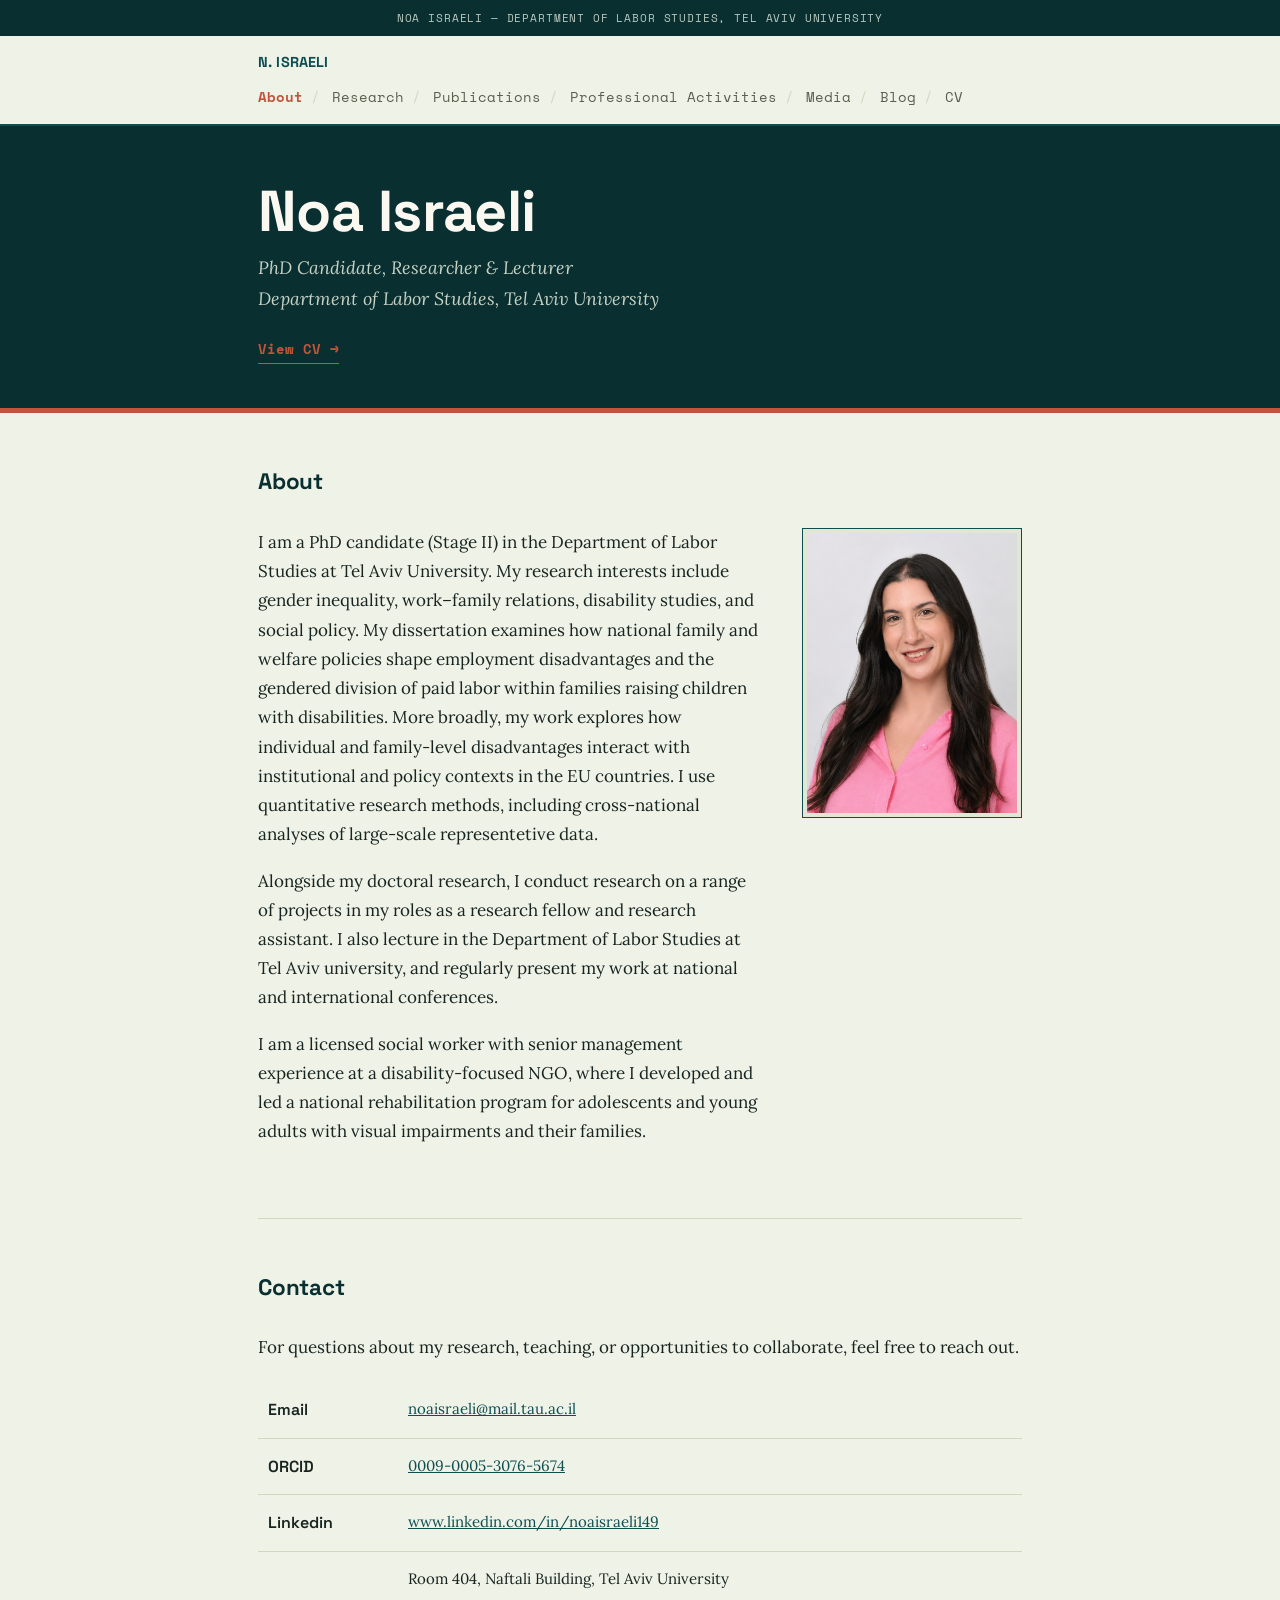
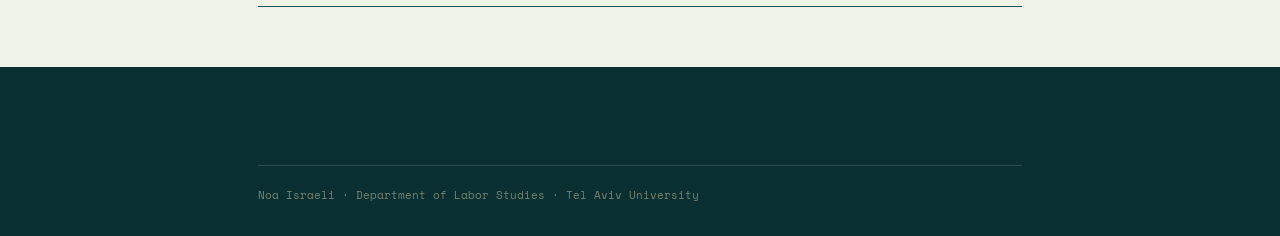
<file: index.html>
<!DOCTYPE html>
<html lang="en">
<head>
<meta charset="UTF-8">
<meta name="viewport" content="width=device-width, initial-scale=1.0">
<title>Noa Israeli — Department of Labor Studies, Tel Aviv University</title>
<meta name="description" content="Noa Israeli — PhD Candidate, Department of Labor Studies, Tel Aviv University.">
<link rel="preconnect" href="https://fonts.googleapis.com">
<link rel="preconnect" href="https://fonts.gstatic.com" crossorigin>
<link href="https://fonts.googleapis.com/css2?family=Space+Grotesk:wght@500;600;700&family=Lora:ital,wght@0,400;0,500;0,600;1,400;1,500&family=Space+Mono:wght@400;700&display=swap" rel="stylesheet">
<link rel="stylesheet" href="style.css">
<link rel="canonical" href="https://noa-israeli.com/">
<script type="application/ld+json">
{
  "@context": "https://schema.org",
  "@type": "Person",
  "name": "Noa Israeli",
  "url": "https://noa-israeli.com/",
  "image": "https://noa-israeli.com/noa.png",
  "jobTitle": "PhD Candidate",
  "affiliation": {
    "@type": "CollegeOrUniversity",
    "name": "Tel Aviv University",
    "department": { "@type": "Organization", "name": "Department of Labor Studies" }
  },
  "knowsAbout": ["Labor Studies", "Gender inequality", "Family and work", "Disability", "Quantitative survey research"],
  "sameAs": [
    "https://www.linkedin.com/in/noaisraeli149",
    "https://orcid.org/0009-0005-3076-5674",
    "https://scholar.google.com/citations?user=uD9hrBYAAAAJ"
  ]
}
</script>
</head>
<body>

<div class="masthead">Noa Israeli — Department of Labor Studies, Tel Aviv University</div>

<header>
  <div class="nav-inner">
    <a class="brand" href="/">N. ISRAELI</a>
    <button class="nav-toggle" id="navToggle" aria-label="Menu">☰</button>
    <nav>
      <ul id="navList">
        <li><a href="/" class="active">About</a></li>
        <li><a href="research.html">Research</a></li>
        <li><a href="publications.html">Publications</a></li>
        <li><a href="professional.html">Professional Activities</a></li>
        <li><a href="media.html">Media</a></li>
        <li><a href="blog.html">Blog</a></li><li><a href="cv.html">CV</a></li>
      </ul>
    </nav>
  </div>
</header>

<div class="hero-band">
  <div class="titleblock">
    <h1>Noa Israeli</h1>
    <p class="subtitle">PhD Candidate, Researcher &amp; Lecturer<br>Department of Labor Studies, Tel Aviv University</p>
    <div class="hero-links">
      <a href="cv.html" class="cv">View CV →</a>
    </div>
  </div>
</div>

<main>

  <section id="about">
    <div class="sec-head"><span class="sec-num mono">§1</span><h2>About</h2></div>
    <div class="about-grid">
      <div>
        <p>
          I am a PhD candidate (Stage&nbsp;II) in the Department of Labor
          Studies at Tel Aviv University. My research interests include gender
          inequality, work&#8211;family relations, disability studies, and social
          policy. My dissertation examines how national family and welfare policies shape employment
          disadvantages and the gendered division of paid labor within families
          raising children with disabilities. More broadly, my work explores how individual and family-level 
          disadvantages interact with institutional and policy contexts in the EU countries. 
          I use quantitative research methods, including cross-national analyses of large-scale representetive data. 
        </p>
        <p>
          Alongside my doctoral research, I conduct research on a range of projects
          in my roles as a research fellow and research assistant. 
          I also lecture in the Department of Labor Studies at Tel Aviv university, 
          and regularly present my work at national and international conferences.
        </p>
        <p>
          I am a licensed social worker with senior management experience at a 
          disability&#8209;focused NGO, where I developed and led a national rehabilitation 
          program for adolescents and young adults with visual impairments and their families.
        </p>
        </p>
      </div>
      <div>
        <div class="figure">
          <img src="noa.png" alt="Noa Israeli">
        </div>
      </div>
    </div>
  </section>

  <section id="contact">
    <div class="sec-head"><span class="sec-num mono">§2</span><h2>Contact</h2></div>
    <p>For questions about my research, teaching, or opportunities to collaborate, feel free to reach out.</p>
    <table style="margin-top:20px;">
      <tbody>
        <tr>
          <td class="row-title" style="width:140px;">Email</td>
          <td><a href="mailto:noaisraeli@mail.tau.ac.il">noaisraeli@mail.tau.ac.il</a></td>
        </tr>
        <tr>
          <td class="row-title">ORCID</td>
          <td><a href="https://orcid.org/0009-0005-3076-5674" target="_blank" rel="noopener">0009-0005-3076-5674</a></td>
        </tr>
        <tr>
          <td class="row-title">Linkedin</td>
          <td><a href="https://www.linkedin.com/in/noaisraeli149" target="_blank" rel="noopener">www.linkedin.com/in/noaisraeli149</a></td>
        </tr>
        <tr>
          <td class="row-title"></td>
          <td>Room 404, Naftali Building, Tel Aviv University</td>
        </tr>
      </tbody>
    </table>
  </section>

</main>

<footer>
  <div class="inner">
    <div class="colophon">Noa Israeli · Department of Labor Studies · Tel Aviv University </div>
  </div>
</footer>

<script>
  const toggle = document.getElementById('navToggle');
  const list = document.getElementById('navList');
  toggle.addEventListener('click', () => list.classList.toggle('open'));
  list.querySelectorAll('a').forEach(a => a.addEventListener('click', () => list.classList.remove('open')));
</script>

</body>
</html>
</file>
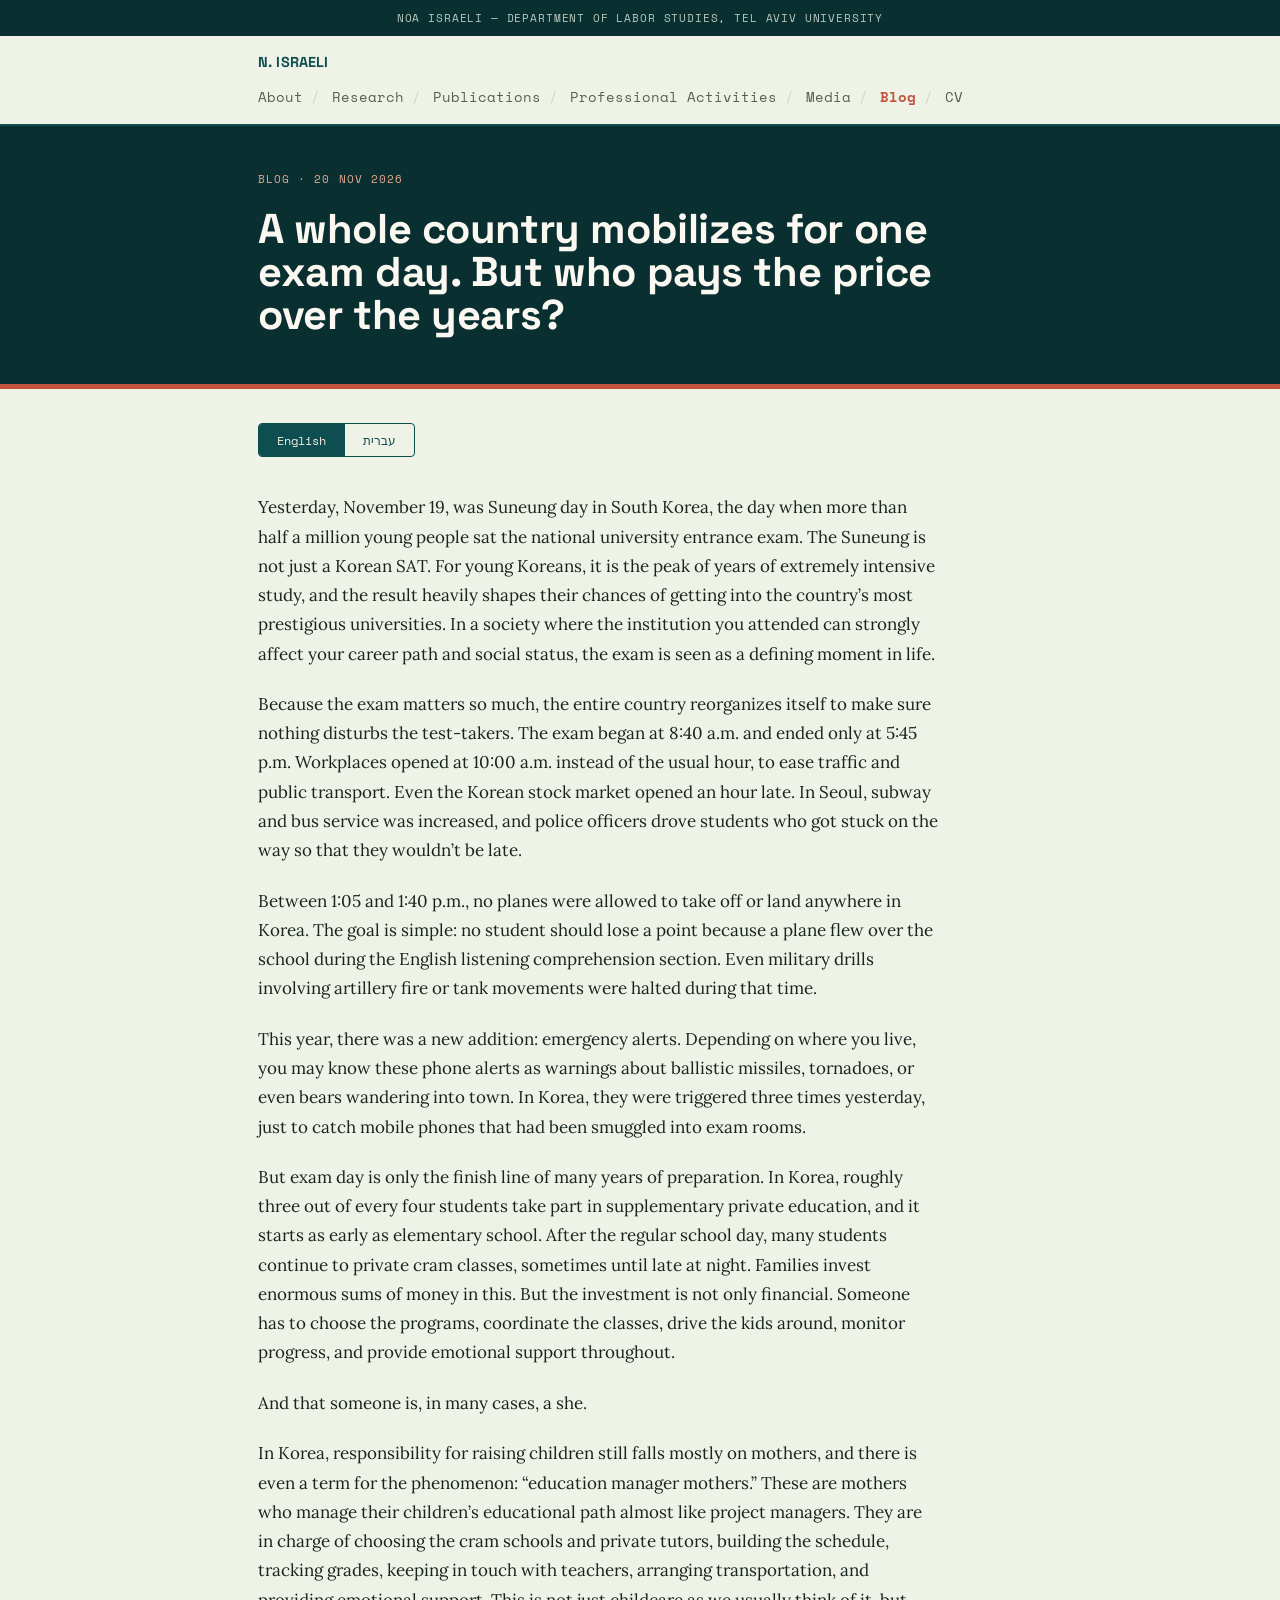
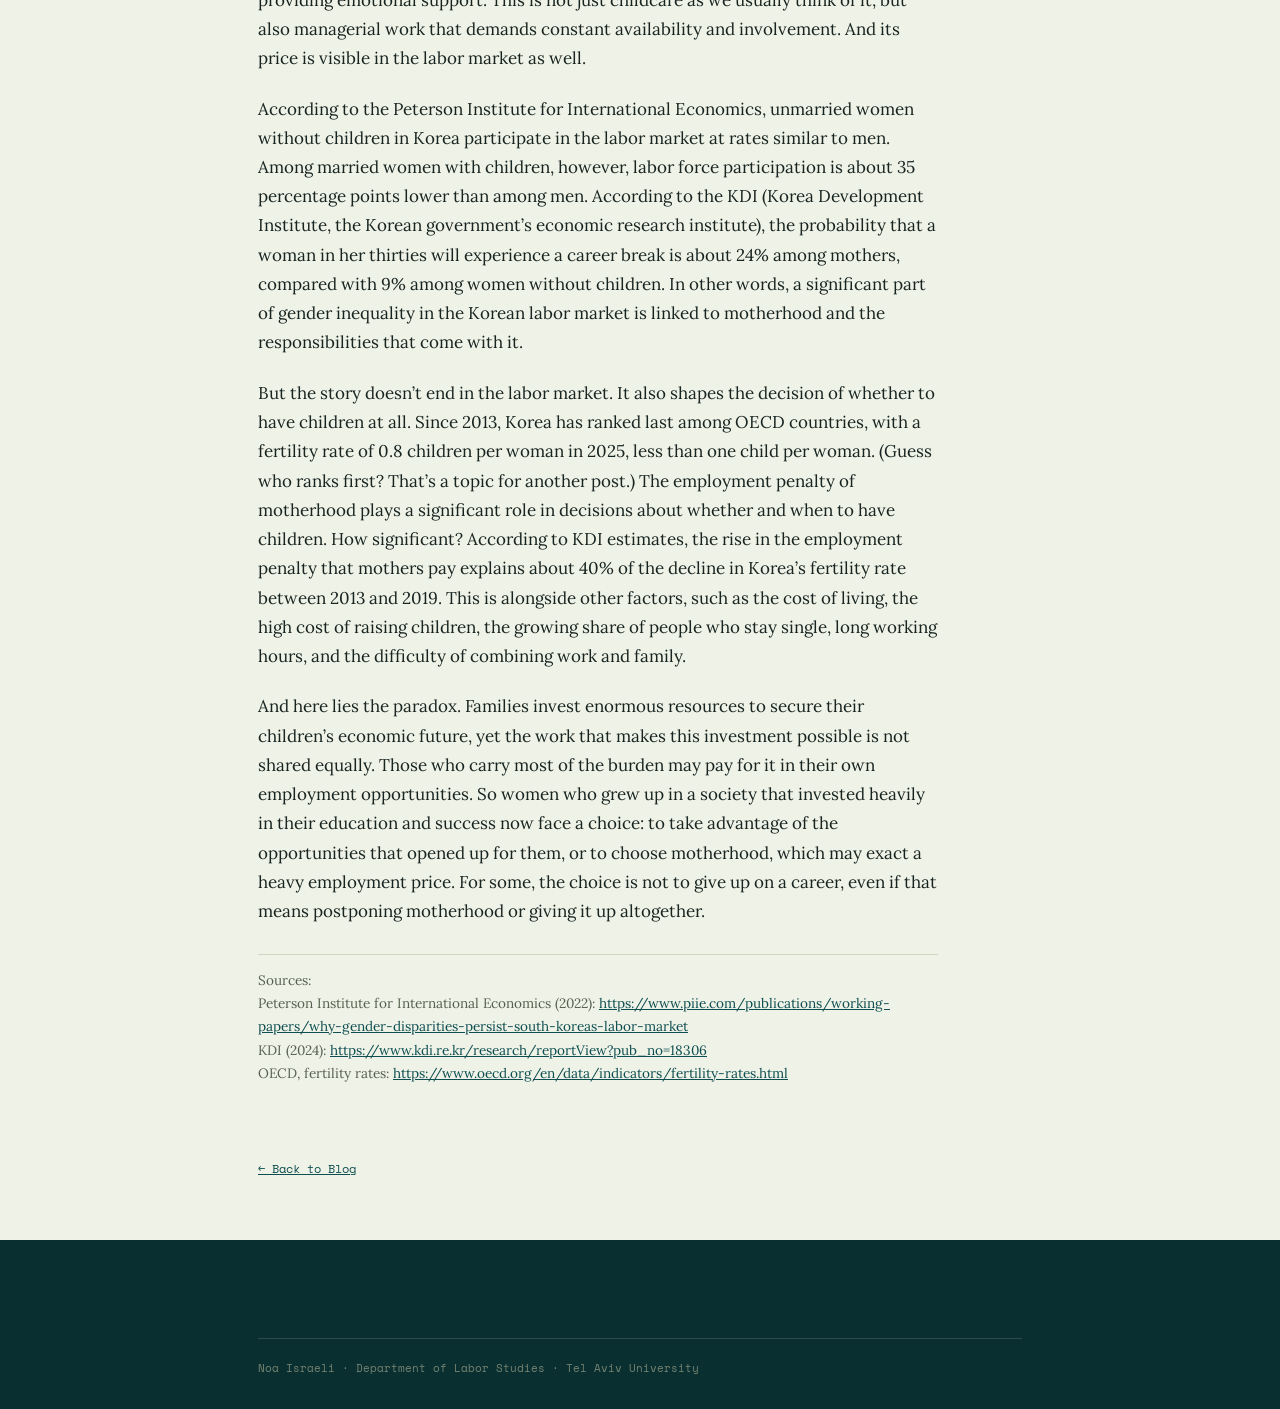
<file: blog-suneung.html>
<!DOCTYPE html>
<html lang="en">
<head>
<meta charset="UTF-8">
<meta name="viewport" content="width=device-width, initial-scale=1.0">
<title>Noa Israeli — Blog: Suneung and Korean mothers</title>
<meta name="description" content="South Korea stops planes and delays offices for one exam day. Behind it lies years of unpaid work by mothers, and a price paid in careers and fertility.">
<link rel="preconnect" href="https://fonts.googleapis.com">
<link rel="preconnect" href="https://fonts.gstatic.com" crossorigin>
<link href="https://fonts.googleapis.com/css2?family=Space+Grotesk:wght@500;600;700&family=Lora:ital,wght@0,400;0,500;0,600;1,400;1,500&family=Space+Mono:wght@400;700&family=Heebo:wght@400;500;700&family=Frank+Ruhl+Libre:wght@400;500;700&display=swap" rel="stylesheet">
<link rel="stylesheet" href="style.css">
<link rel="stylesheet" href="blog.css">
<link rel="canonical" href="https://noa-israeli.com/blog-suneung.html">
</head>
<body>

<div class="masthead">Noa Israeli — Department of Labor Studies, Tel Aviv University</div>

<header>
  <div class="nav-inner">
    <a class="brand" href="/">N. ISRAELI</a>
    <button class="nav-toggle" id="navToggle" aria-label="Menu">☰</button>
    <nav>
      <ul id="navList">
        <li><a href="/">About</a></li>
        <li><a href="research.html">Research</a></li>
        <li><a href="publications.html">Publications</a></li>
        <li><a href="professional.html">Professional Activities</a></li>
        <li><a href="media.html">Media</a></li>
        <li><a href="blog.html" class="active">Blog</a></li>
        <li><a href="cv.html">CV</a></li>
      </ul>
    </nav>
  </div>
</header>

<div class="hero-band">
  <div class="titleblock compact">
    <div class="kicker mono">Blog · 20 Nov 2026</div>

    <!-- Title: English and Hebrew (the language switch shows one at a time) -->
    <h1 class="page-title" data-lang="en" lang="en">A whole country mobilizes for one exam day. But who pays the price over the years?</h1>
    <h1 class="page-title" data-lang="he" lang="he" dir="rtl" hidden>מדינה שלמה מתגייסת ליום בחינה אחד. אבל מי משלמות את המחיר לאורך שנים?</h1>
  </div>
</div>

<main>

  <div class="lang-switch" role="group" aria-label="Language">
    <button type="button" data-set="en" aria-pressed="true">English</button>
    <button type="button" data-set="he" aria-pressed="false">עברית</button>
  </div>

  <!-- ================= ENGLISH VERSION ================= -->
  <article class="post-body" data-lang="en" lang="en">
    <p>Yesterday, November 19, was Suneung day in South Korea, the day when more than half a million young people sat the national university entrance exam. The Suneung is not just a Korean SAT. For young Koreans, it is the peak of years of extremely intensive study, and the result heavily shapes their chances of getting into the country’s most prestigious universities. In a society where the institution you attended can strongly affect your career path and social status, the exam is seen as a defining moment in life.</p>
    <p>Because the exam matters so much, the entire country reorganizes itself to make sure nothing disturbs the test-takers. The exam began at 8:40 a.m. and ended only at 5:45 p.m. Workplaces opened at 10:00 a.m. instead of the usual hour, to ease traffic and public transport. Even the Korean stock market opened an hour late. In Seoul, subway and bus service was increased, and police officers drove students who got stuck on the way so that they wouldn’t be late.</p>
    <p>Between 1:05 and 1:40 p.m., no planes were allowed to take off or land anywhere in Korea. The goal is simple: no student should lose a point because a plane flew over the school during the English listening comprehension section. Even military drills involving artillery fire or tank movements were halted during that time.</p>
    <p>This year, there was a new addition: emergency alerts. Depending on where you live, you may know these phone alerts as warnings about ballistic missiles, tornadoes, or even bears wandering into town. In Korea, they were triggered three times yesterday, just to catch mobile phones that had been smuggled into exam rooms.</p>
    <p>But exam day is only the finish line of many years of preparation. In Korea, roughly three out of every four students take part in supplementary private education, and it starts as early as elementary school. After the regular school day, many students continue to private cram classes, sometimes until late at night. Families invest enormous sums of money in this. But the investment is not only financial. Someone has to choose the programs, coordinate the classes, drive the kids around, monitor progress, and provide emotional support throughout.</p>
    <p>And that someone is, in many cases, a she.</p>
    <p>In Korea, responsibility for raising children still falls mostly on mothers, and there is even a term for the phenomenon: “education manager mothers.” These are mothers who manage their children’s educational path almost like project managers. They are in charge of choosing the cram schools and private tutors, building the schedule, tracking grades, keeping in touch with teachers, arranging transportation, and providing emotional support. This is not just childcare as we usually think of it, but also managerial work that demands constant availability and involvement. And its price is visible in the labor market as well.</p>
    <p>According to the Peterson Institute for International Economics, unmarried women without children in Korea participate in the labor market at rates similar to men. Among married women with children, however, labor force participation is about 35 percentage points lower than among men. According to the KDI (Korea Development Institute, the Korean government’s economic research institute), the probability that a woman in her thirties will experience a career break is about 24% among mothers, compared with 9% among women without children. In other words, a significant part of gender inequality in the Korean labor market is linked to motherhood and the responsibilities that come with it.</p>
    <p>But the story doesn’t end in the labor market. It also shapes the decision of whether to have children at all. Since 2013, Korea has ranked last among OECD countries, with a fertility rate of 0.8 children per woman in 2025, less than one child per woman. (Guess who ranks first? That’s a topic for another post.) The employment penalty of motherhood plays a significant role in decisions about whether and when to have children. How significant? According to KDI estimates, the rise in the employment penalty that mothers pay explains about 40% of the decline in Korea’s fertility rate between 2013 and 2019. This is alongside other factors, such as the cost of living, the high cost of raising children, the growing share of people who stay single, long working hours, and the difficulty of combining work and family.</p>
    <p>And here lies the paradox. Families invest enormous resources to secure their children’s economic future, yet the work that makes this investment possible is not shared equally. Those who carry most of the burden may pay for it in their own employment opportunities. So women who grew up in a society that invested heavily in their education and success now face a choice: to take advantage of the opportunities that opened up for them, or to choose motherhood, which may exact a heavy employment price. For some, the choice is not to give up on a career, even if that means postponing motherhood or giving it up altogether.</p>
    <p class="sources">Sources:<br>
      Peterson Institute for International Economics (2022): <a href="https://www.piie.com/publications/working-papers/why-gender-disparities-persist-south-koreas-labor-market" rel="noopener">https://www.piie.com/publications/working-papers/why-gender-disparities-persist-south-koreas-labor-market</a><br>
      KDI (2024): <a href="https://www.kdi.re.kr/research/reportView?pub_no=18306" rel="noopener">https://www.kdi.re.kr/research/reportView?pub_no=18306</a><br>
      OECD, fertility rates: <a href="https://www.oecd.org/en/data/indicators/fertility-rates.html" rel="noopener">https://www.oecd.org/en/data/indicators/fertility-rates.html</a></p>
  </article>

  <!-- ================= HEBREW VERSION ================= -->
  <article class="post-body" data-lang="he" lang="he" dir="rtl" hidden>
    <p>אתמול, 19 בנובמבר, היה יום ה-Suneung בקוריאה, היום שבו יותר מחצי מיליון צעירים ניגשו לבחינת הכניסה הארצית לאוניברסיטאות. ה-Suneung הוא לא סתם פסיכומטרי קוריאני. עבור צעירים קוריאנים זו נקודת השיא של שנים של לימודים אינטנסיביים מאוד, והתוצאה משפיעה מאוד על האפשרות להתקבל לאוניברסיטאות היוקרתיות ביותר. בחברה שבה המוסד שבו למדת יכול להשפיע משמעותית על מסלול הקריירה ועל המעמד החברתי, הבחינה נתפסת כאירוע מכריע בחיים.</p>
    <p>בגלל החשיבות העצומה של המבחן, כל המדינה מתארגנת כדי לא להפריע לנבחנים. הבחינה התחילה ב-8:40 והסתיימה רק ב-17:45. מקומות עבודה התחילו אתמול ב-10:00 במקום בשעה הרגילה, כדי להפחית עומסים בדרכים ובתחבורה הציבורית. אפילו הבורסה הקוריאנית נפתחה שעה מאוחר יותר. בסיאול תוגברו הרכבת התחתית והאוטובוסים, ושוטרים הסיעו תלמידים שנתקעו בדרך כדי שלא יאחרו לבחינה.</p>
    <p>בין 13:05 ל-13:40 לא הותרו המראות ונחיתות בכל קוריאה. המטרה פשוטה: שאף תלמיד לא יאבד נקודה כי מטוס עבר מעל בית הספר בדיוק בזמן בחינת הבנת הנשמע באנגלית. אפילו תרגילים צבאיים שכללו ירי ארטילרי או תנועת טנקים נעצרו בזמן הזה.</p>
    <p>והשנה נוסף חידוש. זוכרים את התראות החירום מקפיצות הלב שהשתלטו לנו על הטלפונים במלחמה עם איראן? אתמול הן הופעלו 3 פעמים בקוריאה, וזה רק כדי לתפוס מכשירי טלפון שהוברחו לחדרי הבחינות.</p>
    <p>אבל יום הבחינה הוא רק קו הסיום של שנים ארוכות של הכנה. בקוריאה, כשלושה מכל ארבעה תלמידים משתתפים במסגרות חינוך פרטיות משלימות, וזה מתחיל כבר בבית הספר היסודי. לצד יום הלימודים הרגיל, תלמידים רבים ממשיכים לשיעורי תגבור, לעתים עד שעות הלילה המאוחרות. משפחות משקיעות בכך סכומי כסף עצומים, אבל ההשקעה לא מסתכמת בכסף. מישהו צריך לבחור את המסגרות, לתאם את השיעורים, להסיע, לעקוב אחר ההתקדמות ולספק תמיכה רגשית לאורך כל הדרך.</p>
    <p>והמישהו הזה הוא, במקרים רבים, מישהי.</p>
    <p>בקוריאה, האחריות לגידול הילדים עדיין מוטלת על אימהות, ויש אפילו מונח לתופעה: "education manager mothers". אלה אימהות שמנהלות את המסלול החינוכי של ילדיהן כמעט כמו מנהלות פרויקט. הן אחראיות על בחירת מכוני הלימוד והמורים הפרטיים, על בניית לוח הזמנים, על מעקב אחר הציונים, על הקשר עם המורים, על ההסעות ועל התמיכה הרגשית. זו לא רק עבודת טיפול בילדים כמו שאנחנו מכירים אותה, אלא גם עבודה ניהולית שמחייבת זמינות ומעורבות תמידית. והמחיר שלה ניכר גם בשוק העבודה.</p>
    <p>לפי מכון פיטרסון לכלכלה בינלאומית, בקוריאה נשים לא נשואות בלי ילדים משתתפות בשוק העבודה בשיעורים דומים לגברים. לעומת זאת, אצל נשים נשואות עם ילדים, שיעור ההשתתפות בשוק העבודה נמוך מזה של גברים בכ-35 נקודות אחוז. לפי ה-KDI, מכון מחקר כלכלי של הממשלה הקוריאנית, הסיכוי של נשים בשנות ה-30 לחייהן לחוות הפסקת קריירה עומד על כ-24% אצל אימהות, לעומת 9% אצל נשים בלי ילדים. במילים אחרות, חלק משמעותי מאי-השוויון המגדרי בשוק העבודה הקוריאני קשור לאימהות ולאחריות שמגיעה איתה.</p>
    <p>אבל הסיפור לא מסתיים בשוק העבודה. הוא חוזר ומשפיע גם על ההחלטה אם להביא ילדים לעולם. מאז 2013, קוריאה נמצאת במקום האחרון מבין מדינות ה-OECD, עם שיעור פריון של 0.8 ילדים לאישה ב-2025, כלומר פחות מילד אחד לאישה (נחשו מי נמצאת במקום הראשון? אבל זה כבר לפוסט אחר). המחיר התעסוקתי של האימהות משחק תפקיד משמעותי בהחלטה אם ומתי להביא ילדים. עד כמה משמעותי? לפי הערכת ה-KDI העלייה במחיר התעסוקתי שמשלמות אימהות מסבירה כ-40% מהירידה בשיעורי הפריון בקוריאה בין 2013 ל-2019. זה קורה לצד גורמים נוספים, כמו יוקר המחיה, העלות הגבוהה של גידול ילדים, העלייה בשיעור הרווקים, שעות העבודה הארוכות והקושי לשלב עבודה ומשפחה.</p>
    <p>וכאן טמון הפרדוקס. משפחות משקיעות משאבים עצומים כדי להבטיח את העתיד התעסוקתי של ילדיהן, אבל העבודה שמאפשרת את ההשקעה הזאת לא מתחלקת באופן שווה. מי שנושאות בעיקר הנטל עלולות לשלם על כך בהזדמנויות התעסוקתיות שלהן עצמן. וכך, נשים שגדלו בחברה שהשקיעה משאבים עצומים בהשכלתן ובהצלחתן ניצבות היום בפני בחירה: לממש את ההזדמנויות שנפתחו בפניהן, או לבחור באימהות שעלולה לגבות מהן מחיר תעסוקתי כבד. עבור חלקן, הבחירה היא לא לוותר על הקריירה, גם אם המשמעות היא לדחות את האימהות או לוותר עליה לגמרי.</p>
    <p class="sources">מקורות:<br>
      מכון פיטרסון (2022): <a href="https://www.piie.com/publications/working-papers/why-gender-disparities-persist-south-koreas-labor-market" rel="noopener">https://www.piie.com/publications/working-papers/why-gender-disparities-persist-south-koreas-labor-market</a><br>
      KDI (2024): <a href="https://www.kdi.re.kr/research/reportView?pub_no=18306" rel="noopener">https://www.kdi.re.kr/research/reportView?pub_no=18306</a><br>
      OECD, שיעורי פריון: <a href="https://www.oecd.org/en/data/indicators/fertility-rates.html" rel="noopener">https://www.oecd.org/en/data/indicators/fertility-rates.html</a></p>
  </article>

  <p class="post-back"><a href="blog.html">← Back to Blog</a></p>

</main>

<footer>
  <div class="inner">
    <div class="colophon">Noa Israeli · Department of Labor Studies · Tel Aviv University </div>
  </div>
</footer>

<script>
  const toggle = document.getElementById('navToggle');
  const list = document.getElementById('navList');
  toggle.addEventListener('click', () => list.classList.toggle('open'));
  list.querySelectorAll('a').forEach(a => a.addEventListener('click', () => list.classList.remove('open')));

  // Language switch: everything with data-lang="en" or "he" is shown/hidden together.
  // A link ending in #he (e.g. blog-suneung.html#he) opens the Hebrew version directly.
  function setLang(lang){
    document.querySelectorAll('[data-lang]').forEach(el => { el.hidden = (el.dataset.lang !== lang); });
    document.querySelectorAll('.lang-switch button').forEach(b => b.setAttribute('aria-pressed', String(b.dataset.set === lang)));
    document.documentElement.lang = lang;
    try { history.replaceState(null, '', lang === 'he' ? '#he' : location.pathname); } catch(e) {}
  }
  document.querySelectorAll('.lang-switch button').forEach(b => b.addEventListener('click', () => setLang(b.dataset.set)));
  setLang(location.hash === '#he' ? 'he' : 'en');
</script>

</body>
</html>
</file>
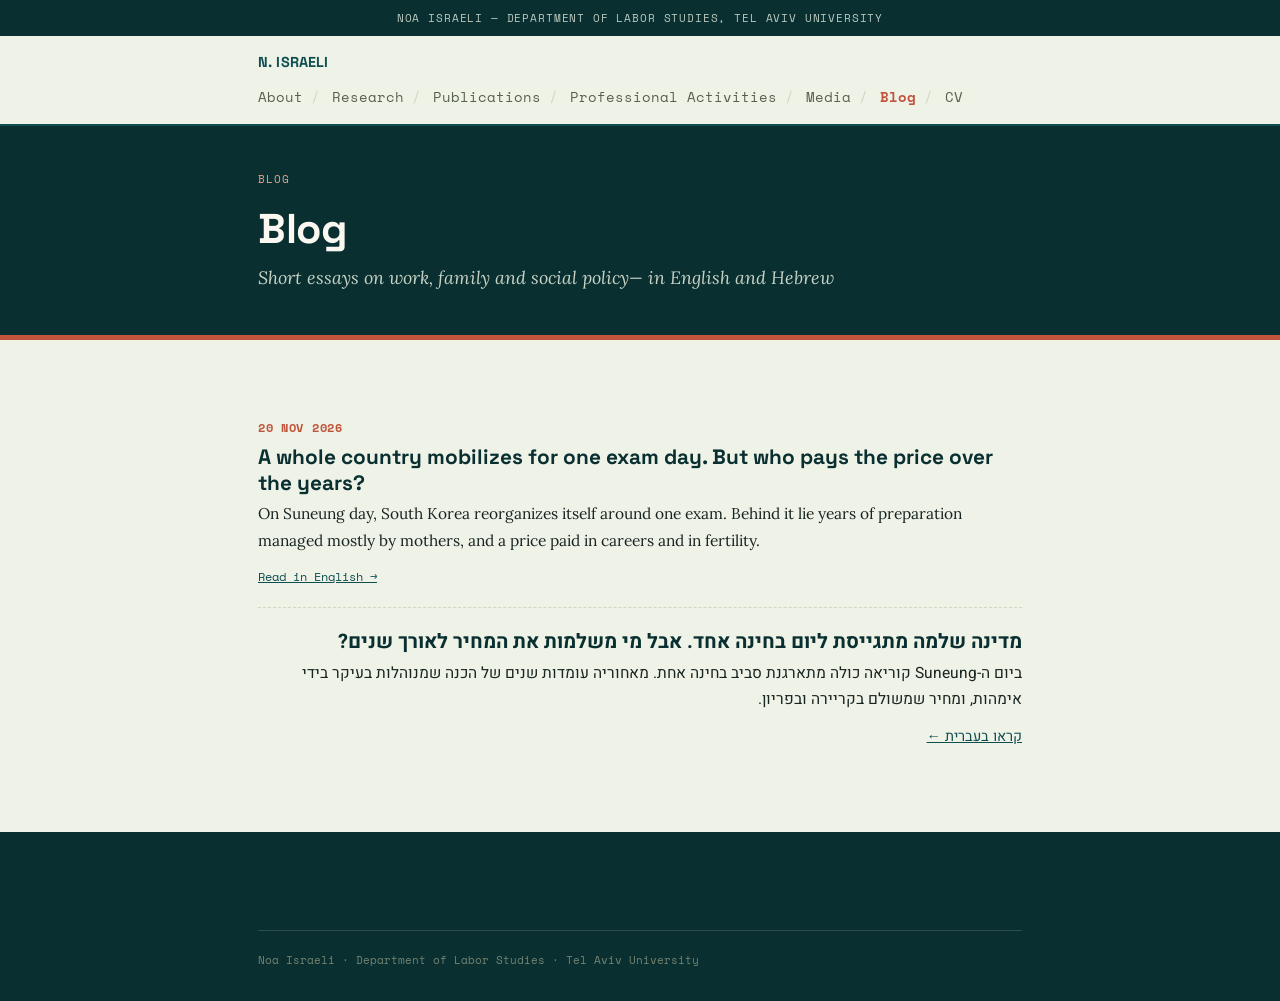
<file: blog.html>
<!DOCTYPE html>
<html lang="en">
<head>
<meta charset="UTF-8">
<meta name="viewport" content="width=device-width, initial-scale=1.0">
<title>Noa Israeli — Blog</title>
<meta name="description" content="Short essays by Noa Israeli on gender, work, family and social policy, in English and Hebrew.">
<link rel="preconnect" href="https://fonts.googleapis.com">
<link rel="preconnect" href="https://fonts.gstatic.com" crossorigin>
<link href="https://fonts.googleapis.com/css2?family=Space+Grotesk:wght@500;600;700&family=Lora:ital,wght@0,400;0,500;0,600;1,400;1,500&family=Space+Mono:wght@400;700&family=Heebo:wght@400;500;700&family=Frank+Ruhl+Libre:wght@400;500;700&display=swap" rel="stylesheet">
<link rel="stylesheet" href="style.css">
<link rel="stylesheet" href="blog.css">
<link rel="canonical" href="https://noa-israeli.com/blog.html">
</head>
<body>

<div class="masthead">Noa Israeli — Department of Labor Studies, Tel Aviv University</div>

<header>
  <div class="nav-inner">
    <a class="brand" href="/">N. ISRAELI</a>
    <button class="nav-toggle" id="navToggle" aria-label="Menu">☰</button>
    <nav>
      <ul id="navList">
        <li><a href="/">About</a></li>
        <li><a href="research.html">Research</a></li>
        <li><a href="publications.html">Publications</a></li>
        <li><a href="professional.html">Professional Activities</a></li>
        <li><a href="media.html">Media</a></li>
        <li><a href="blog.html" class="active">Blog</a></li>
        <li><a href="cv.html">CV</a></li>
      </ul>
    </nav>
  </div>
</header>

<div class="hero-band">
  <div class="titleblock compact">
    <div class="kicker mono">Blog</div>
    <h1 class="page-title">Blog</h1>
    <p class="subtitle">Short essays on work, family and social policy— in English and Hebrew</p>
  </div>
</div>

<main>

  <section id="posts">
    <ul class="post-list">

      <!-- ===== POST ENTRY (copy this whole <li> for each new post; newest goes on top) ===== -->
      <li class="post-item">
        <div class="post-date">20 Nov 2026</div>

        <!-- English -->
        <h3><a href="blog-suneung.html">A whole country mobilizes for one exam day. But who pays the price over the years?</a></h3>
        <p class="post-excerpt">On Suneung day, South Korea reorganizes itself around one exam. Behind it lie years of preparation managed mostly by mothers, and a price paid in careers and in fertility.</p>
        <p class="post-more"><a href="blog-suneung.html">Read in English →</a></p>

        <!-- Hebrew -->
        <div class="post-lang-he" lang="he" dir="rtl">
          <h3><a href="blog-suneung.html#he">מדינה שלמה מתגייסת ליום בחינה אחד. אבל מי משלמות את המחיר לאורך שנים?</a></h3>
          <p class="post-excerpt">ביום ה-Suneung קוריאה כולה מתארגנת סביב בחינה אחת. מאחוריה עומדות שנים של הכנה שמנוהלות בעיקר בידי אימהות, ומחיר שמשולם בקריירה ובפריון.</p>
          <p class="post-more"><a href="blog-suneung.html#he">קראו בעברית ←</a></p>
        </div>
      </li>
      <!-- ===== END POST ENTRY ===== -->

    </ul>
  </section>

</main>

<footer>
  <div class="inner">
    <div class="colophon">Noa Israeli · Department of Labor Studies · Tel Aviv University </div>
  </div>
</footer>

<script>
  const toggle = document.getElementById('navToggle');
  const list = document.getElementById('navList');
  toggle.addEventListener('click', () => list.classList.toggle('open'));
  list.querySelectorAll('a').forEach(a => a.addEventListener('click', () => list.classList.remove('open')));
</script>

</body>
</html>
</file>
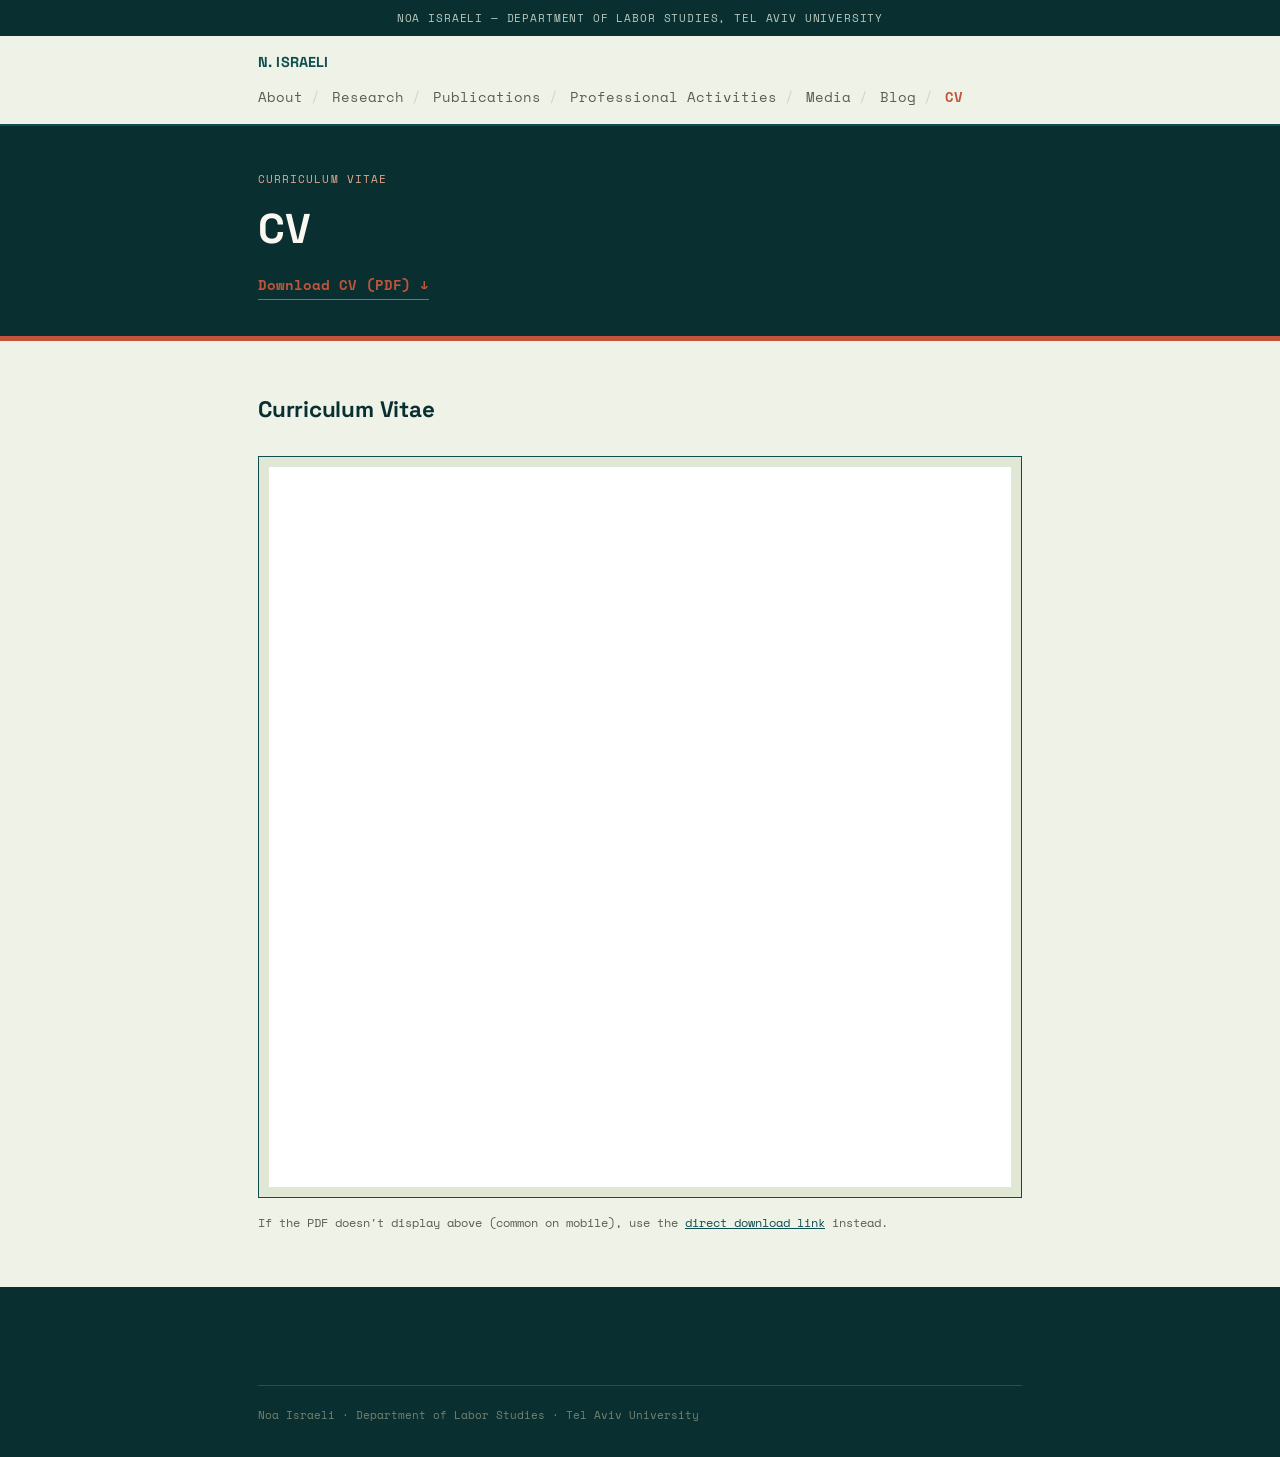
<file: cv.html>
<!DOCTYPE html>
<html lang="en">
<head>
<meta charset="UTF-8">
<meta name="viewport" content="width=device-width, initial-scale=1.0">
<title>Noa Israeli — CV</title>
<meta name="description" content="Curriculum Vitae — Noa Israeli, Department of Labor Studies, Tel Aviv University.">
<link rel="preconnect" href="https://fonts.googleapis.com">
<link rel="preconnect" href="https://fonts.gstatic.com" crossorigin>
<link href="https://fonts.googleapis.com/css2?family=Space+Grotesk:wght@500;600;700&family=Lora:ital,wght@0,400;0,500;0,600;1,400;1,500&family=Space+Mono:wght@400;700&display=swap" rel="stylesheet">
<link rel="stylesheet" href="style.css">
<link rel="canonical" href="https://noa-israeli.com/">
</head>
<body>

<div class="masthead">Noa Israeli — Department of Labor Studies, Tel Aviv University</div>

<header>
  <div class="nav-inner">
    <a class="brand" href="/">N. ISRAELI</a>
    <button class="nav-toggle" id="navToggle" aria-label="Menu">☰</button>
    <nav>
      <ul id="navList">
        <li><a href="/">About</a></li>
        <li><a href="research.html">Research</a></li>
        <li><a href="publications.html">Publications</a></li>
        <li><a href="professional.html">Professional Activities</a></li>
        <li><a href="media.html">Media</a></li>
        <li><a href="blog.html">Blog</a></li><li><a href="cv.html" class="active">CV</a></li>
      </ul>
    </nav>
  </div>
</header>

<div class="hero-band">
  <div class="titleblock compact">
    <div class="kicker mono">Curriculum Vitae</div>
    <h1 class="page-title">CV</h1>
    <div class="hero-links">
      <a href="cv.pdf" target="_blank" rel="noopener" class="cv">Download CV (PDF) ↓</a>
    </div>
  </div>
</div>

<main>

  <section id="cv">
    <div class="sec-head"><span class="sec-num mono">§1</span><h2>Curriculum Vitae</h2></div>
    <div class="cv-embed">
      <iframe src="cv.pdf" title="Noa Israeli — CV"></iframe>
    </div>
    <div class="cv-fallback">
      If the PDF doesn't display above (common on mobile), use the
      <a href="cv.pdf" target="_blank" rel="noopener">direct download link</a> instead.
    </div>
  </section>

</main>

<footer>
  <div class="inner">
    <div class="colophon">Noa Israeli · Department of Labor Studies · Tel Aviv University </div>
  </div>
</footer>

<script>
  const toggle = document.getElementById('navToggle');
  const list = document.getElementById('navList');
  toggle.addEventListener('click', () => list.classList.toggle('open'));
  list.querySelectorAll('a').forEach(a => a.addEventListener('click', () => list.classList.remove('open')));
</script>

</body>
</html>
</file>
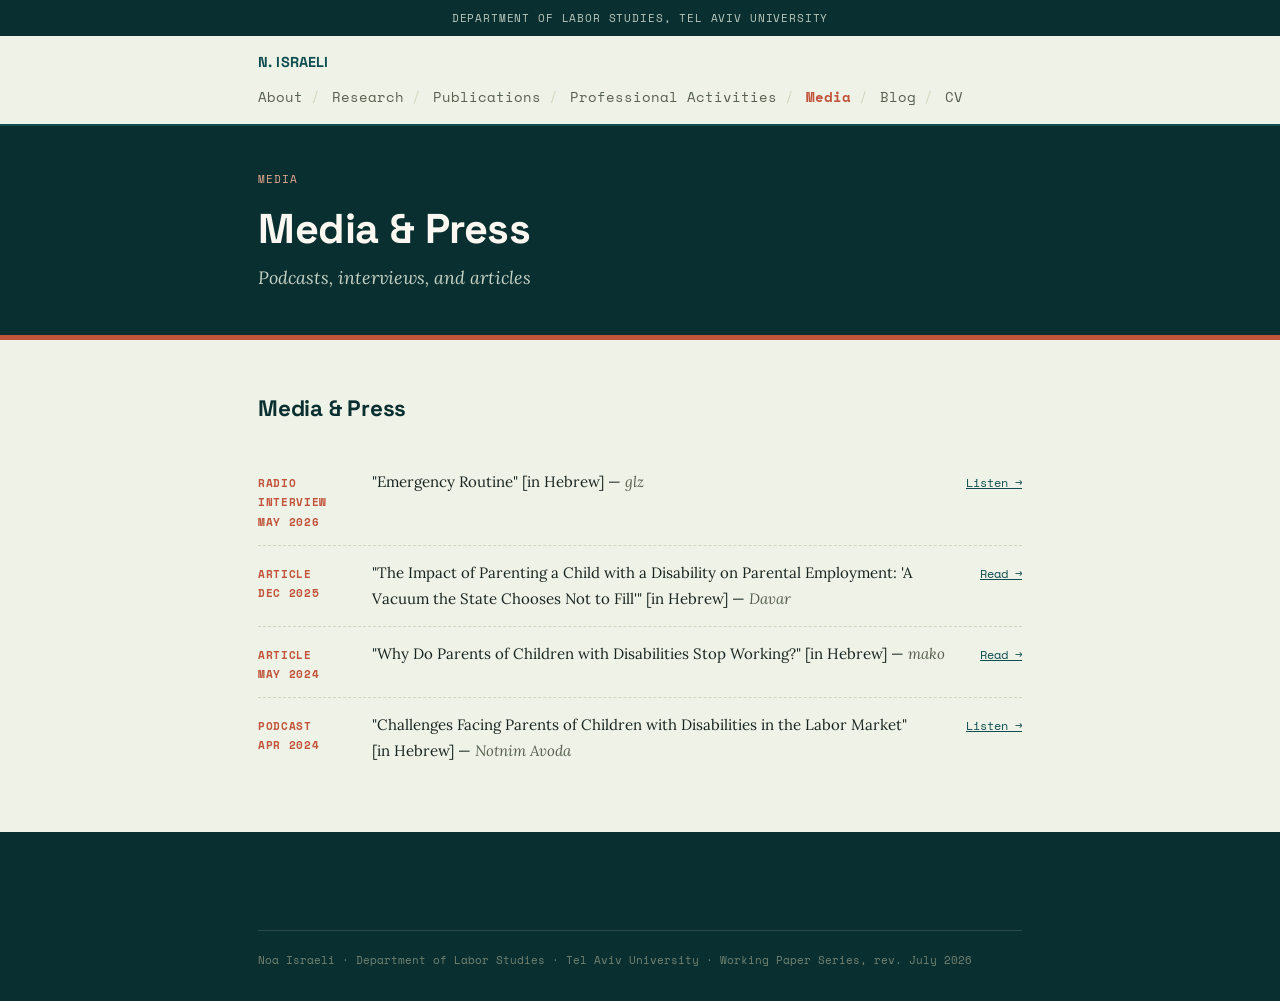
<file: media.html>
<!DOCTYPE html>
<html lang="en">
<head>
<meta charset="UTF-8">
<meta name="viewport" content="width=device-width, initial-scale=1.0">
<title>Noa Israeli — Media</title>
<meta name="description" content="Media, press, podcasts, and interviews — Noa Israeli, Department of Labor Studies, Tel Aviv University.">
<link rel="preconnect" href="https://fonts.googleapis.com">
<link rel="preconnect" href="https://fonts.gstatic.com" crossorigin>
<link href="https://fonts.googleapis.com/css2?family=Space+Grotesk:wght@500;600;700&family=Lora:ital,wght@0,400;0,500;0,600;1,400;1,500&family=Space+Mono:wght@400;700&display=swap" rel="stylesheet">
<link rel="stylesheet" href="style.css">
<link rel="canonical" href="https://noa-israeli.com/">
</head>
<body>

<div class="masthead">Department of Labor Studies, Tel Aviv University</div>

<header>
  <div class="nav-inner">
    <a class="brand" href="/">N. ISRAELI</a>
    <button class="nav-toggle" id="navToggle" aria-label="Menu">☰</button>
    <nav>
      <ul id="navList">
        <li><a href="/">About</a></li>
        <li><a href="research.html">Research</a></li>
        <li><a href="publications.html">Publications</a></li>
        <li><a href="professional.html">Professional Activities</a></li>
        <li><a href="media.html" class="active">Media</a></li>
        <li><a href="blog.html">Blog</a></li><li><a href="cv.html">CV</a></li>
      </ul>
    </nav>
  </div>
</header>

<div class="hero-band">
  <div class="titleblock compact">
    <div class="kicker mono">Media</div>
    <h1 class="page-title">Media &amp; Press</h1>
    <p class="subtitle">Podcasts, interviews, and articles</p>
  </div>
</div>

<main>

  <section id="media">
    <div class="sec-head"><span class="sec-num mono">§1</span><h2>Media &amp; Press</h2></div>
    <ul class="media-list">
      <li>
  <span class="media-type">Radio Interview<br>May&nbsp;2026</span>
  <span class="media-title">"Emergency Routine" [in Hebrew] — <span class="outlet">glz</span></span>
  <span class="media-link"><a href="listen.html" target="_blank" rel="noopener">Listen →</a></span>
</li>
      <li>
        <span class="media-type">Article<br>Dec&nbsp;2025</span>
        <span class="media-title">"The Impact of Parenting a Child with a Disability on Parental Employment: 'A Vacuum the State Chooses Not to Fill'" [in Hebrew] — <span class="outlet">Davar</span></span>
        <span class="media-link"><a href="https://www.davar1.co.il/646971/" target="_blank" rel="noopener">Read →</a></span>
      </li>
      <li>
        <span class="media-type">Article<br>May&nbsp;2024</span>
        <span class="media-title">"Why Do Parents of Children with Disabilities Stop Working?" [in Hebrew] — <span class="outlet">mako</span></span>
        <span class="media-link"><a href="https://www.mako.co.il/finances-news/Article-87addb5943b9f81027.htm" target="_blank" rel="noopener">Read →</a></span>
      </li>
      <li>
        <span class="media-type">Podcast<br>Apr&nbsp;2024</span>
        <span class="media-title">"Challenges Facing Parents of Children with Disabilities in the Labor Market" <br> [in Hebrew] — <span class="outlet">Notnim Avoda</span></span>
        <span class="media-link"><a href="https://www.arlozforum.org/podcast/episode/e00500c1/tgrym-l-hvrym-lyldym-m-mvgvlvyvt-vvk-hvvdh" target="_blank" rel="noopener">Listen →</a></span>
      </li>
    </ul>
  </section>

</main>

<footer>
  <div class="inner">
    <div class="colophon">Noa Israeli · Department of Labor Studies · Tel Aviv University · Working Paper Series, rev. July 2026</div>
  </div>
</footer>

<script>
  const toggle = document.getElementById('navToggle');
  const list = document.getElementById('navList');
  toggle.addEventListener('click', () => list.classList.toggle('open'));
  list.querySelectorAll('a').forEach(a => a.addEventListener('click', () => list.classList.remove('open')));
</script>

</body>
</html>
</file>
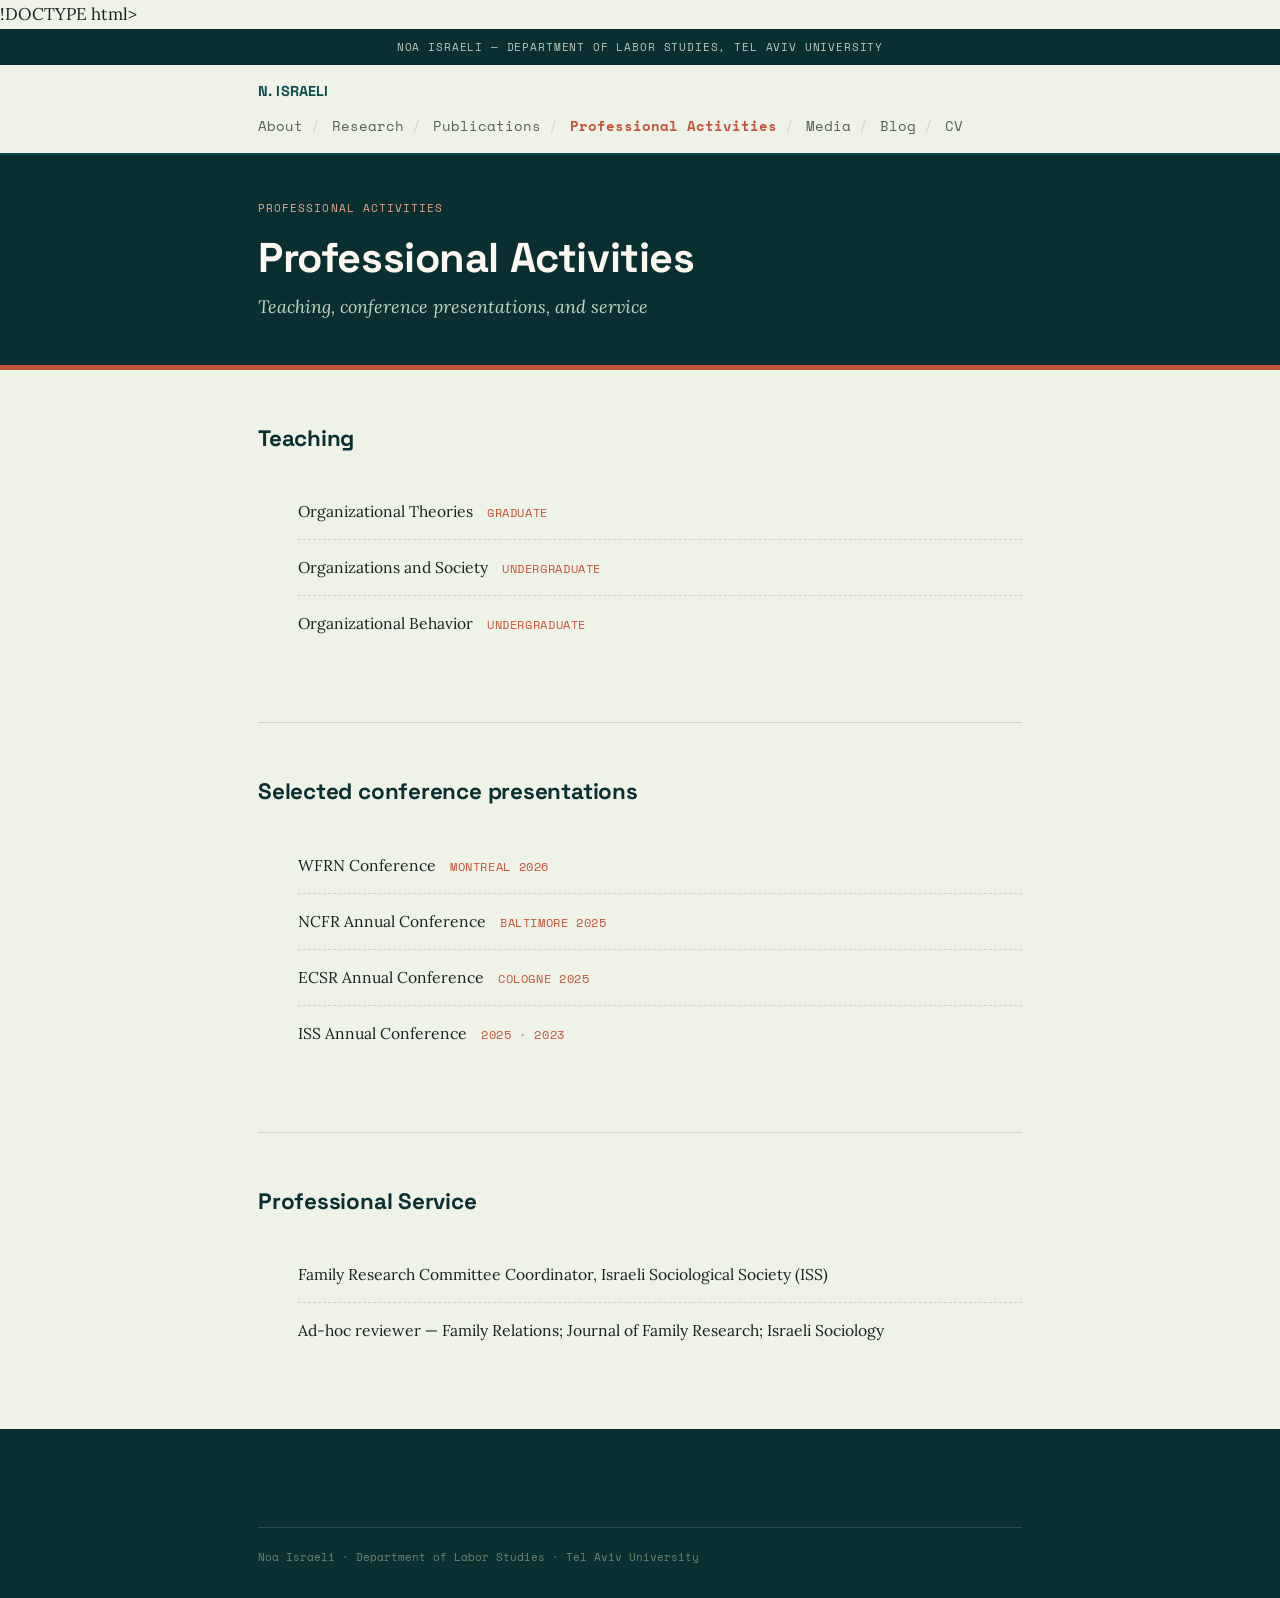
<file: professional.html>
!DOCTYPE html>
<html lang="en">
<head>
<meta charset="UTF-8">
<meta name="viewport" content="width=device-width, initial-scale=1.0">
<title>Noa Israeli — Professional Activities</title>
<meta name="description" content="Teaching and professional service — Noa Israeli, Department of Labor Studies, Tel Aviv University.">
<link rel="preconnect" href="https://fonts.googleapis.com">
<link rel="preconnect" href="https://fonts.gstatic.com" crossorigin>
<link href="https://fonts.googleapis.com/css2?family=Space+Grotesk:wght@500;600;700&family=Lora:ital,wght@0,400;0,500;0,600;1,400;1,500&family=Space+Mono:wght@400;700&display=swap" rel="stylesheet">
<link rel="stylesheet" href="style.css">
<link rel="canonical" href="https://noa-israeli.com/">
</head>
<body>

<div class="masthead">Noa Israeli — Department of Labor Studies, Tel Aviv University</div>

<header>
  <div class="nav-inner">
    <a class="brand" href="/">N. ISRAELI</a>
    <button class="nav-toggle" id="navToggle" aria-label="Menu">☰</button>
    <nav>
      <ul id="navList">
        <li><a href="/">About</a></li>
        <li><a href="research.html">Research</a></li>
        <li><a href="publications.html">Publications</a></li>
        <li><a href="professional.html" class="active">Professional Activities</a></li>
        <li><a href="media.html">Media</a></li>
        <li><a href="blog.html">Blog</a></li><li><a href="cv.html">CV</a></li>
      </ul>
    </nav>
  </div>
</header>

<div class="hero-band">
  <div class="titleblock compact">
    <div class="kicker mono">Professional Activities</div>
    <h1 class="page-title">Professional Activities</h1>
    <p class="subtitle">Teaching, conference presentations, and service</p>
  </div>
</div>

<main>

  <section id="teaching">
    <div class="sec-head"><span class="sec-num mono">§1</span><h2>Teaching</h2></div>
    <ul class="simple-list">
      <li><span>Organizational Theories</span><span class="level">Graduate</span></li>
      <li><span>Organizations and Society</span><span class="level">Undergraduate</span></li>
      <li><span>Organizational Behavior</span><span class="level">Undergraduate</span></li>
    </ul>
  </section>

  <section id="talks">
    <div class="sec-head"><span class="sec-num mono">§2</span><h2>Selected conference presentations</h2></div>
    <ul class="simple-list">
      <li><span>WFRN Conference</span><span class="level">Montreal 2026</span></li>
      <li><span>NCFR Annual Conference</span><span class="level">Baltimore 2025</span></li>
      <li><span>ECSR Annual Conference</span><span class="level">Cologne 2025</span></li>
      <li><span>ISS Annual Conference</span><span class="level">2025 · 2023</span></li>
    </ul>
  </section>

<section id="service">
    <div class="sec-head"><span class="sec-num mono">§3</span><h2>Professional Service</h2></div>
    <ul class="simple-list">
      <li><span>Family Research Committee Coordinator, Israeli Sociological Society (ISS)</span><span class="level"></span></li>
      <li><span>Ad-hoc reviewer — Family Relations; Journal of Family Research; Israeli Sociology</span><span class="level"></span></li>
    </ul>
  </section>

</main>

<footer>
  <div class="inner">
    <div class="colophon">Noa Israeli · Department of Labor Studies · Tel Aviv University </div>
  </div>
</footer>

<script>
  const toggle = document.getElementById('navToggle');
  const list = document.getElementById('navList');
  toggle.addEventListener('click', () => list.classList.toggle('open'));
  list.querySelectorAll('a').forEach(a => a.addEventListener('click', () => list.classList.remove('open')));
</script>

</body>
</html>
</file>
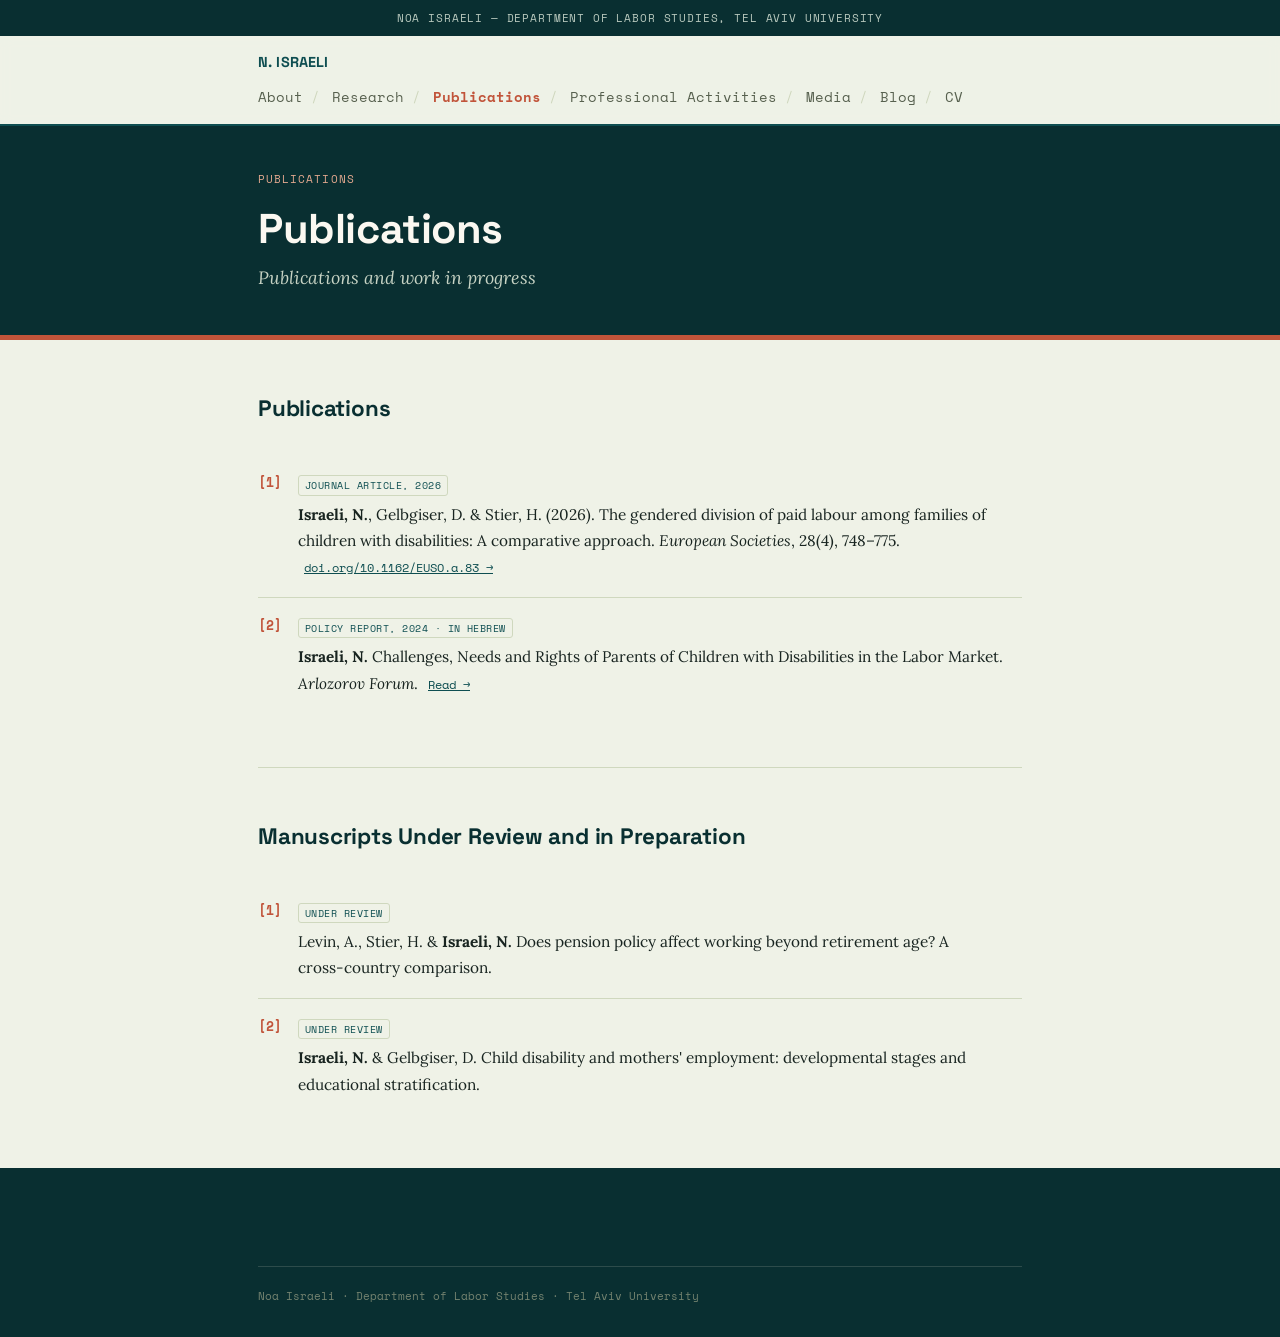
<file: publications.html>
<!DOCTYPE html>
<html lang="en">
<head>
<meta charset="UTF-8">
<meta name="viewport" content="width=device-width, initial-scale=1.0">
<title>Noa Israeli — Publications</title>
<meta name="description" content="Publications — Noa Israeli, PhD Candidate, Department of Labor Studies, Tel Aviv University.">
<link rel="preconnect" href="https://fonts.googleapis.com">
<link rel="preconnect" href="https://fonts.gstatic.com" crossorigin>
<link href="https://fonts.googleapis.com/css2?family=Space+Grotesk:wght@500;600;700&family=Lora:ital,wght@0,400;0,500;0,600;1,400;1,500&family=Space+Mono:wght@400;700&display=swap" rel="stylesheet">
<link rel="stylesheet" href="style.css">
<link rel="canonical" href="https://noa-israeli.com/publications.html">
</head>
<body>

<div class="masthead">Noa Israeli — Department of Labor Studies, Tel Aviv University</div>

<header>
  <div class="nav-inner">
    <a class="brand" href="/">N. ISRAELI</a>
    <button class="nav-toggle" id="navToggle" aria-label="Menu">☰</button>
    <nav>
      <ul id="navList">
        <li><a href="/">About</a></li>
        <li><a href="research.html">Research</a></li>
        <li><a href="publications.html" class="active">Publications</a></li>
        <li><a href="professional.html">Professional Activities</a></li>
        <li><a href="media.html">Media</a></li>
        <li><a href="blog.html">Blog</a></li><li><a href="cv.html">CV</a></li>
      </ul>
    </nav>
  </div>
</header>

<div class="hero-band">
  <div class="titleblock compact">
    <div class="kicker mono">Publications</div>
    <h1 class="page-title">Publications</h1>
    <p class="subtitle">Publications and work in progress</p>
  </div>
</div>

<main>

  <section id="publications">
    <div class="sec-head"><span class="sec-num mono">§1</span><h2>Publications</h2></div>
    <ul class="ref-list">
      <li>
  <span class="ref-tag">Journal Article, 2026</span><br>
  <strong>Israeli, N.</strong>, Gelbgiser, D. &amp; Stier, H. (2026). The gendered
  division of paid labour among families of children with disabilities:
  A comparative approach. <span class="journal">European Societies</span>, 28(4), 748&#8211;775.
  <a href="https://doi.org/10.1162/EUSO.a.83" target="_blank" rel="noopener">doi.org/10.1162/EUSO.a.83 →</a>
</li>
      <li>
        <span class="ref-tag">Policy Report, 2024 · In Hebrew</span><br>
        <strong>Israeli, N.</strong> Challenges, Needs and Rights of Parents of
        Children with Disabilities in the Labor Market. <span class="journal">Arlozorov Forum</span>.
        <a href="https://www.arlozforum.org/post/10028" target="_blank" rel="noopener">Read →</a>
      </li>
     </ul>
   </section>

<section id="Manuscripts under review and in preparation">
    <div class="sec-head"><span class="sec-num mono">§1</span><h2>Manuscripts Under Review and in Preparation</h2></div>
    <ul class="ref-list">
      <li>
        <span class="ref-tag">Under Review</span><br>
        Levin, A., Stier, H. &amp; <strong>Israeli, N.</strong> Does pension
        policy affect working beyond retirement age? A cross&#8209;country comparison.
      </li>
      <li>
        <span class="ref-tag">Under Review</span><br>
        <strong>Israeli, N.</strong> &amp; Gelbgiser, D. Child disability and
        mothers' employment: developmental stages and educational stratification.
      </li>
    </ul>
  </section>

</main>

<footer>
  <div class="inner">
    <div class="colophon">Noa Israeli · Department of Labor Studies · Tel Aviv University </div>
  </div>
</footer>

<script>
  const toggle = document.getElementById('navToggle');
  const list = document.getElementById('navList');
  toggle.addEventListener('click', () => list.classList.toggle('open'));
  list.querySelectorAll('a').forEach(a => a.addEventListener('click', () => list.classList.remove('open')));
</script>

</body>
</html>
</file>
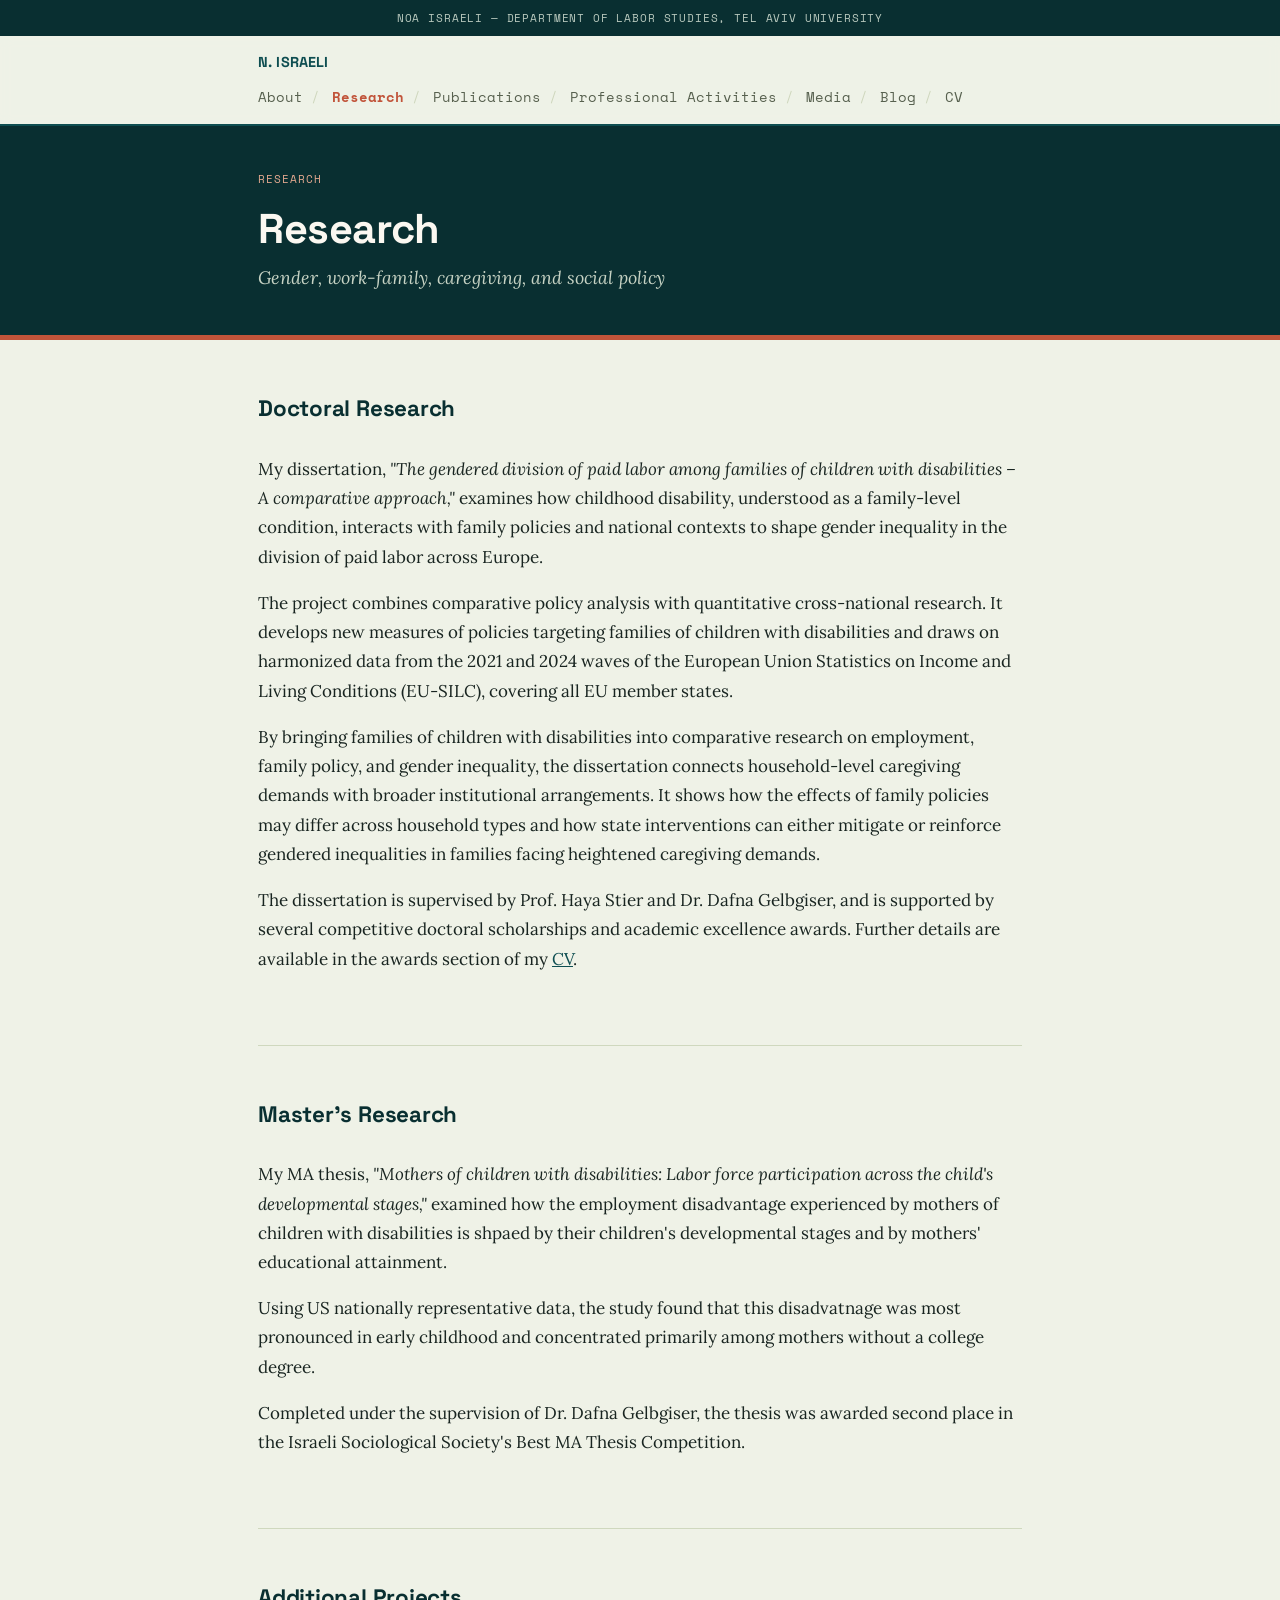
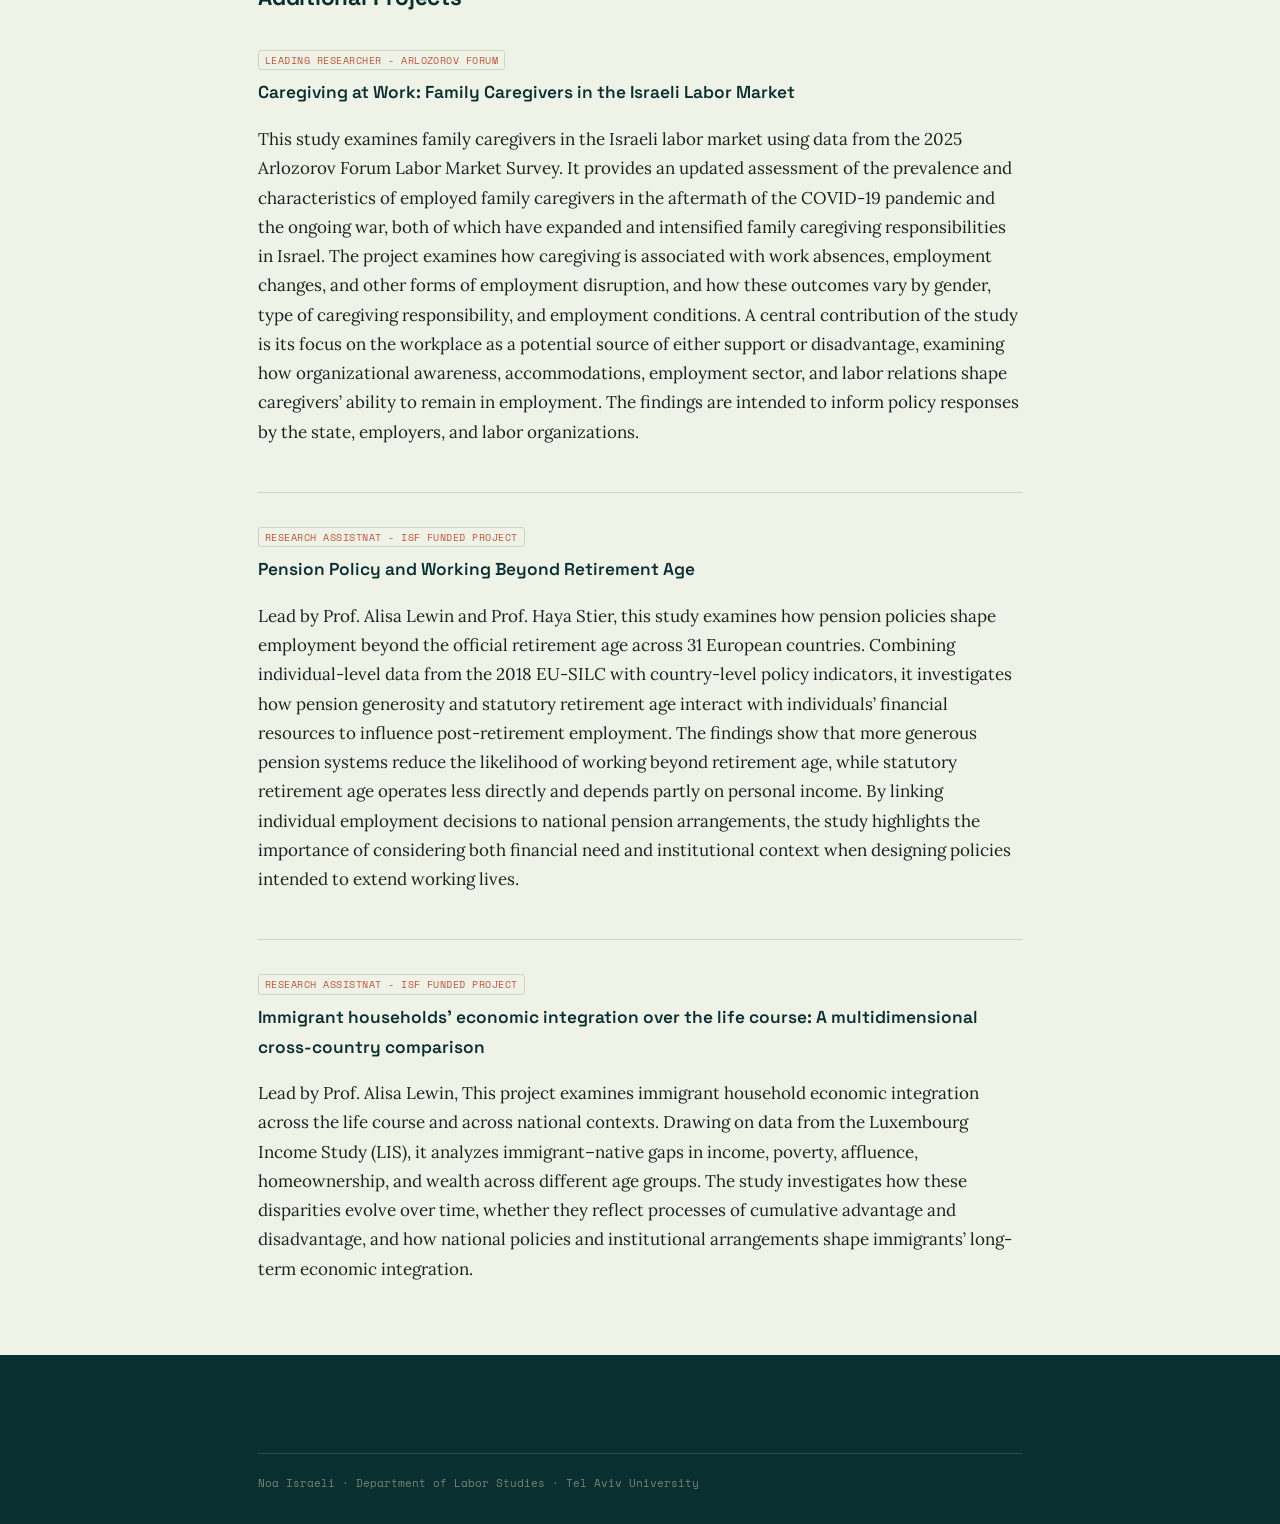
<file: research.html>
<!DOCTYPE html>
<html lang="en">
<head>
<meta charset="UTF-8">
<meta name="viewport" content="width=device-width, initial-scale=1.0">
<title>Noa Israeli — Research</title>
<meta name="description" content="Research overview — Noa Israeli, PhD Candidate, Department of Labor Studies, Tel Aviv University.">
<link rel="preconnect" href="https://fonts.googleapis.com">
<link rel="preconnect" href="https://fonts.gstatic.com" crossorigin>
<link href="https://fonts.googleapis.com/css2?family=Space+Grotesk:wght@500;600;700&family=Lora:ital,wght@0,400;0,500;0,600;1,400;1,500&family=Space+Mono:wght@400;700&display=swap" rel="stylesheet">
<link rel="stylesheet" href="style.css">
<link rel="canonical" href="https://noa-israeli.com/">
</head>
<body>

<div class="masthead">Noa Israeli — Department of Labor Studies, Tel Aviv University</div>

<header>
  <div class="nav-inner">
    <a class="brand" href="/">N. ISRAELI</a>
    <button class="nav-toggle" id="navToggle" aria-label="Menu">☰</button>
    <nav>
      <ul id="navList">
        <li><a href="/">About</a></li>
        <li><a href="research.html" class="active">Research</a></li>
        <li><a href="publications.html">Publications</a></li>
        <li><a href="professional.html">Professional Activities</a></li>
        <li><a href="media.html">Media</a></li>
        <li><a href="blog.html">Blog</a></li><li><a href="cv.html">CV</a></li>
      </ul>
    </nav>
  </div>
</header>

<div class="hero-band">
  <div class="titleblock compact">
    <div class="kicker mono">Research</div>
    <h1 class="page-title">Research</h1>
    <p class="subtitle">Gender, work-family, caregiving, and social policy</p>
  </div>
</div>

<main>

  <section id="phd">
    <div class="sec-head"><span class="sec-num mono">§1</span><h2>Doctoral Research</h2></div>
    <p>
      My dissertation, <em>"The gendered division of paid labor among families
      of children with disabilities – A comparative approach,"</em> examines how
      childhood disability, understood as a family-level condition, interacts 
      with family policies and national contexts to shape gender inequality in 
      the division of paid labor across Europe.
    </p>
    <p>
      The project combines comparative policy analysis with quantitative cross-national
      research. It develops new measures of policies targeting families of children with
       disabilities and draws on harmonized data from the 2021 and 2024 waves of the 
       European Union Statistics on Income and Living Conditions (EU-SILC), covering 
       all EU member states.
        </p>
    <p>
      By bringing families of children with disabilities into comparative research on 
      employment, family policy, and gender inequality, the dissertation connects 
      household-level caregiving demands with broader institutional arrangements. It shows
       how the effects of family policies may differ across household types and how state
        interventions can either mitigate or reinforce gendered inequalities in families 
        facing heightened caregiving demands.
    
      </p>
    <p>
      The dissertation is supervised by Prof. Haya Stier and Dr. Dafna Gelbgiser, and is supported by several
      competitive doctoral scholarships and academic excellence awards. Further details are available in the awards
      section of my <a href="cv.html">CV</a>. 
    </p>
  </section>

  <section id="ma">
    <div class="sec-head"><span class="sec-num mono">§2</span><h2>Master's Research</h2></div>
    <p>
      My MA thesis, <em>"Mothers of children with disabilities: Labor force
      participation across the child's developmental stages,"</em> examined how the employment
      disadvantage experienced by mothers of children with disabilities is shpaed by their children's
      developmental stages and by mothers' educational attainment.
       </p>
    <p>
      Using US nationally representative data, the study found that this disadvatnage was most 
      pronounced in early childhood and concentrated primarily among mothers without a college degree.
   </p>
    <p>
      Completed under the supervision of Dr. Dafna Gelbgiser, the thesis was awarded second place in the
      Israeli Sociological Society's Best MA Thesis Competition. 
    </p>
  </section>

  <section id="projects">
    <div class="sec-head"><span class="sec-num mono">§3</span><h2>Additional Projects</h2></div>

    <div class="project-block">
      <span class="project-status">Leading researcher - Arlozorov Forum</span>
      <h3 class="block-title">    Caregiving at Work: Family Caregivers in the Israeli Labor Market</h3>
      <p>
        This study examines family caregivers in the Israeli labor market using data
        from the 2025 Arlozorov Forum Labor Market Survey. It provides an updated 
        assessment of the prevalence and characteristics of employed family caregivers 
        in the aftermath of the COVID-19 pandemic and the ongoing war, both of which have 
        expanded and intensified family caregiving responsibilities in Israel. The project 
        examines how caregiving is associated with work absences, employment changes, and 
        other forms of employment disruption, and how these outcomes vary by gender, type 
        of caregiving responsibility, and employment conditions. A central contribution of 
        the study is its focus on the workplace as a potential source of either support or 
        disadvantage, examining how organizational awareness, accommodations, employment 
        sector, and labor relations shape caregivers’ ability to remain in employment. 
        The findings are intended to inform policy responses by the state, employers, and 
        labor organizations.
      </p>
    </div>
    
    <div class="project-block">
      <span class="project-status">Research assistnat - ISF funded project</span>
      <h3 class="block-title">Pension Policy and Working Beyond Retirement Age</h3>
      <p>
        Lead by Prof. Alisa Lewin and Prof. Haya Stier, this study examines how pension policies 
        shape employment beyond the official retirement age across 31 European countries. 
        Combining individual-level data from the 2018 EU-SILC with country-level policy 
        indicators, it investigates how pension generosity and statutory retirement age interact
        with individuals’ financial resources to influence post-retirement employment. The 
        findings show that more generous pension systems reduce the likelihood of working beyond 
        retirement age, while statutory retirement age operates less directly and depends partly 
        on personal income. By linking individual employment decisions to national pension 
        arrangements, the study highlights the importance of considering both financial need and 
        institutional context when designing policies intended to extend working lives.
      </p>
    </div>

    <div class="project-block">
      <span class="project-status">Research assistnat - ISF funded project</span>
      <h3 class="block-title">Immigrant households’ economic integration over the life course: A multidimensional cross-country
comparison</h3>
      <p>
        Lead by Prof. Alisa Lewin, This project examines immigrant household economic 
        integration across the life course and across national contexts. Drawing on data 
        from the Luxembourg Income Study (LIS), it analyzes immigrant–native gaps in income, 
        poverty, affluence, homeownership, and wealth across different age groups. The study 
        investigates how these disparities evolve over time, whether they reflect processes 
        of cumulative advantage and disadvantage, and how national policies and institutional 
        arrangements shape immigrants’ long-term economic integration.
      </p>
    </div>

  </section>

</main>

<footer>
  <div class="inner">
    <div class="colophon">Noa Israeli · Department of Labor Studies · Tel Aviv University </div>
  </div>
</footer>

<script>
  const toggle = document.getElementById('navToggle');
  const list = document.getElementById('navList');
  toggle.addEventListener('click', () => list.classList.toggle('open'));
  list.querySelectorAll('a').forEach(a => a.addEventListener('click', () => list.classList.remove('open')));
</script>

</body>
</html>
</file>
<file: style.css>
:root{
  --paper:#EFF2E7;
  --paper-shade:#E1E7D5;
  --ink:#182420;
  --ink-soft:#57614F;
  --teal:#0E4E51;
  --teal-deep:#092F31;
  --clay:#C1543A;
  --clay-deep:#9C4230;
  --line:#CFD8BE;
  --cream:#F4EFDF;
}
*{box-sizing:border-box;}
html{scroll-behavior:smooth;}
body{
  margin:0;
  background:var(--paper);
  color:var(--ink);
  font-family:'Lora', Georgia, serif;
  font-size:17px;
  line-height:1.72;
  -webkit-font-smoothing:antialiased;
}
a{color:var(--teal);}
a:hover{color:var(--clay);}
::selection{background:var(--clay); color:#fff;}
.mono{font-family:'Space Mono', monospace;}

.masthead{
  background:var(--teal-deep); color:#B9C9BE;
  font-family:'Space Mono', monospace;
  font-size:.66rem; letter-spacing:.08em; text-transform:uppercase;
  padding:9px 28px; text-align:center;
}
header{
  position:sticky; top:0; z-index:50;
  background:rgba(239,242,231,0.94);
  backdrop-filter:blur(6px);
  border-bottom:2px solid var(--teal);
}
.nav-inner{
  max-width:820px; margin:0 auto;
  display:flex; align-items:center; justify-content:space-between;
  padding:14px 28px; flex-wrap:wrap; gap:10px;
}
.brand{
  font-family:'Space Grotesk', sans-serif; font-weight:700; font-size:.9rem;
  letter-spacing:.01em; color:var(--teal); text-decoration:none;
}
nav ul{
  list-style:none; display:flex; gap:4px; margin:0; padding:0; flex-wrap:wrap;
  font-family:'Space Mono', monospace; font-size:.9rem;
}
nav ul li:not(:last-child)::after{content:'/'; color:var(--line); margin:0 8px;}
nav ul li{display:flex; align-items:center;}
nav a{color:var(--ink-soft); text-decoration:none;}
nav a:hover{color:var(--clay);}
nav a.active{color:var(--clay); font-weight:700;}
.nav-toggle{display:none;}

@media (max-width:760px){
  .nav-inner{justify-content:flex-start;}
  nav ul{
    position:fixed; inset:0 0 auto 0; top:auto; flex-direction:column;
    background:var(--paper); padding:18px 28px; gap:12px;
    border-bottom:2px solid var(--teal);
    transform:translateY(-140%); transition:transform .25s ease;
    align-items:flex-start;
  }
  nav ul.open{transform:translateY(0); position:absolute; top:100%;}
  nav ul li::after{display:none;}
  .nav-toggle{
    display:block; background:none; border:1px solid var(--line);
    border-radius:4px; width:36px; height:32px; cursor:pointer; color:var(--teal);
    margin-left:auto;
  }
}
main{max-width:820px; margin:0 auto; padding:0 28px;}


/* HERO band — used on every page, content varies */
.hero-band{
  background:var(--teal-deep);
  color:var(--cream);
  border-bottom:5px solid var(--clay);
}
.titleblock{max-width:820px; margin:0 auto; padding:56px 28px 44px;}
.titleblock.compact{padding:44px 28px 36px;}
.titleblock .kicker{
  font-family:'Space Mono', monospace; font-size:.66rem; color:#E3A88F;
  letter-spacing:.1em; text-transform:uppercase; margin-bottom:20px;
}
h1{
  font-family:'Space Grotesk', sans-serif; font-weight:700;
  font-size:clamp(2.3rem, 5.4vw, 3.6rem); line-height:1.03;
  margin:0 0 12px; color:#FBF8F1; letter-spacing:-.01em;
}
h1.page-title{font-size:clamp(1.8rem, 4vw, 2.6rem);}
.subtitle{
  font-family:'Lora', serif; font-style:italic; font-weight:400;
  font-size:1.12rem; color:#C7D3C4; margin:0 0 6px;
}

.abstract{
  border-top:2.5px solid var(--clay);
  border-bottom:2.5px solid var(--clay);
  padding:26px 0; margin:24px 0;
}
.abstract .label{
  font-family:'Space Mono', monospace; font-size:.66rem; font-weight:700;
  letter-spacing:.1em; text-transform:uppercase; color:var(--clay);
  margin-bottom:12px;
}
.abstract p{margin:0; color:#EDE9DB;}
.keywords{
  font-family:'Space Mono', monospace; font-size:.7rem; color:#A9B8A6;
  margin-top:16px; line-height:1.9;
}
.keywords b{color:#E3A88F; font-weight:700;}

.hero-links{
  display:flex; flex-wrap:wrap; gap:8px 22px; margin-top:22px;
  font-family:'Space Mono', monospace; font-size:.90rem;
}
.hero-links a{color:#F4EFDF; text-decoration:none; border-bottom:1px solid rgba(244,239,223,.35); padding-bottom:2px;}
.hero-links a:hover{border-color:var(--clay); color:var(--clay);}
.hero-links a.cv{font-weight:700; color:var(--clay); border-bottom-color:var(--clay);}

/* Sections */
section{padding:50px 0 54px; border-bottom:1px solid var(--line);}
section:last-of-type{border-bottom:none;}
.sec-head{display:flex; align-items:baseline; gap:14px; margin-bottom:26px;}
.sec-num{font-family:'Space Mono', monospace; font-size:.85rem; color:var(--clay); font-weight:700; display:none;}
h2{
  font-family:'Space Grotesk', sans-serif; font-weight:700; font-size:1.4rem; margin:0;
  color:var(--teal-deep); letter-spacing:-.01em;
}
h3.block-title{
  font-family:'Space Grotesk', sans-serif; font-weight:600; font-size:1.08rem;
  color:var(--teal-deep); margin:0 0 10px;
}

.table-caption{
  font-family:'Space Mono', monospace; font-size:.64rem; letter-spacing:.08em;
  text-transform:uppercase; color:var(--ink-soft); margin-bottom:10px;
}

.about-grid{display:grid; grid-template-columns:1fr 220px; gap:40px; align-items:start;}
@media (max-width:640px){
  .about-grid{grid-template-columns:1fr;}
  .figure{max-width:130px; margin:0 auto;}
}
.figure{border:1.5px solid var(--teal); padding:4px; background:var(--paper-shade);}
.figure img{width:100%; display:block; aspect-ratio:3/4; object-fit:cover;}
.figure .placeholder{
  width:100%; aspect-ratio:3/4; display:flex; align-items:center; justify-content:center;
  text-align:center; font-family:'Space Mono', monospace; font-size:.66rem;
  color:var(--ink-soft); padding:16px; line-height:1.6; border:1px dashed var(--line);
}
.about-grid > div:first-child > p:first-child{margin-top:0;}
.figure-caption{
  font-family:'Space Mono', monospace; font-size:.62rem; color:var(--ink-soft);
  margin-top:8px; text-align:center;
}

table{width:100%; border-collapse:collapse; margin-bottom:6px;}
thead th{
  font-family:'Space Mono', monospace; font-size:.62rem; letter-spacing:.06em;
  text-transform:uppercase; color:var(--teal); text-align:left;
  border-top:1.5px solid var(--teal); border-bottom:1px solid var(--line);
  padding:8px 10px;
}
tbody td{padding:14px 10px; border-bottom:1px solid var(--line); vertical-align:top; font-size:.94rem;}
tbody tr:last-child td{border-bottom:1.5px solid var(--teal);}
td.yr{font-family:'Space Mono', monospace; font-size:.78rem; color:var(--clay); white-space:nowrap; font-weight:700;}
td.amt{font-family:'Space Mono', monospace; font-size:.82rem; text-align:right; white-space:nowrap; color:var(--ink-soft);}
.row-title{font-family:'Space Grotesk', sans-serif; font-weight:600; font-size:1rem; margin-bottom:2px;}
.row-sub{color:var(--ink-soft); font-size:.88rem;}
.row-note{font-style:italic; font-size:.88rem; margin-top:4px;}

.ref-list{list-style:none; margin:0; padding:0; counter-reset:ref;}
.ref-list li{counter-increment:ref; position:relative; padding:16px 0 16px 40px; border-bottom:1px solid var(--line); font-size:.96rem;}
.ref-list li:last-child{border-bottom:none;}
.ref-list li::before{
  content:'[' counter(ref) ']'; position:absolute; left:0; top:16px;
  font-family:'Space Mono', monospace; font-size:.82rem; color:var(--clay); font-weight:700;
}
.ref-tag{
  display:inline-block; font-family:'Space Mono', monospace; font-size:.6rem;
  letter-spacing:.05em; text-transform:uppercase; color:var(--teal);
  border:1px solid var(--line); border-radius:3px; padding:1px 6px; margin-bottom:6px;
}
.ref-list .journal{font-style:italic;}
.ref-list a{font-family:'Space Mono', monospace; font-size:.74rem; margin-left:6px;}

.media-list{list-style:none; margin:0; padding:0;}
.media-list li{
  display:grid; grid-template-columns:100px 1fr auto; gap:14px; align-items:baseline;
  padding:14px 0; border-bottom:1px dashed var(--line); font-size:.94rem;
}
.media-list li:last-child{border-bottom:none;}
.media-type{font-family:'Space Mono', monospace; font-size:.70rem; letter-spacing:.06em; text-transform:uppercase; color:var(--clay); font-weight:700;}
.media-title{color:var(--ink);}
.media-title .outlet{color:var(--ink-soft); font-style:italic;}
.media-link{font-family:'Space Mono', monospace; font-size:.74rem; white-space:nowrap;}
.media-placeholder{opacity:.55;}
.media-note{
  margin-top:16px; font-family:'Space Mono', monospace; font-size:.7rem; color:var(--ink-soft);
  border-left:2px solid var(--clay); padding-left:12px;
}

.talk-block{margin-bottom:24px;}
.talk-block:last-child{margin-bottom:0;}
.talk-title{font-family:'Space Grotesk', sans-serif; font-weight:600; font-size:1rem; margin:0 0 10px; color:var(--teal-deep);}
.talk-block ul{margin:0; padding-left:0; list-style:none; color:var(--ink-soft); font-size:.92rem;}
.talk-block ul li{margin-bottom:5px; padding-left:16px; position:relative;}
.talk-block ul li::before{content:'—'; position:absolute; left:0; color:var(--clay);}

.service-cols{display:grid; grid-template-columns:1fr 1fr; gap:40px;}
@media (max-width:720px){.service-cols{grid-template-columns:1fr;}}
.service-cols h3{
  font-family:'Space Mono', monospace; font-size:.64rem; text-transform:uppercase;
  letter-spacing:.06em; color:var(--teal); margin:0 0 12px;
}
.service-cols ul{margin:0; padding-left:16px; font-size:.9rem; color:var(--ink);}
.service-cols ul li{margin-bottom:8px;}

.project-block{margin-bottom:28px; padding-bottom:28px; border-bottom:1px solid var(--line);}
.project-block:last-child{margin-bottom:0; padding-bottom:0; border-bottom:none;}
.project-status{
  display:inline-block; font-family:'Space Mono', monospace; font-size:.6rem;
  letter-spacing:.05em; text-transform:uppercase; color:var(--clay);
  border:1px solid var(--line); border-radius:3px; padding:1px 6px; margin-bottom:8px;
}

.simple-list li{
  display:flex; justify-content:flex-start; align-items:baseline; gap:14px;
  padding:14px 0; border-bottom:1px dashed var(--line); font-size:.98rem;
}
.simple-list li:last-child{border-bottom:none;}
.simple-list .level{
  font-family:'Space Mono', monospace; font-size:.78rem; letter-spacing:.05em;
  text-transform:uppercase; color:var(--clay); white-space:nowrap;
}

.cv-embed{
  border:1.5px solid var(--teal); background:var(--paper-shade); padding:10px;
}
.cv-embed iframe{width:100%; height:80vh; border:none; display:block; background:#fff;}
.cv-fallback{
  margin-top:14px; font-family:'Space Mono', monospace; font-size:.78rem; color:var(--ink-soft);
}

footer{background:var(--teal-deep); color:#D5DECF; padding:54px 0 32px;}
footer .inner{max-width:820px; margin:0 auto; padding:0 28px;}
footer .sec-head h2{color:var(--cream);}
footer .sec-num{color:var(--clay);}
footer p{color:#AFBFAB; max-width:540px; font-size:.98rem;}
footer p b{color:var(--cream); font-weight:700;}
.contact-links{margin-top:22px; display:flex; flex-wrap:wrap; gap:10px 26px; font-family:'Space Mono', monospace; font-size:.76rem;}
.contact-links a{color:var(--cream); text-decoration:none; border-bottom:1px solid rgba(244,239,223,.3); padding-bottom:2px;}
.contact-links a:hover{border-color:var(--clay); color:var(--clay);}
.colophon{margin-top:44px; padding-top:20px; border-top:1px solid rgba(244,239,223,.15); font-family:'Space Mono', monospace; font-size:.66rem; color:#748370;}

a:focus-visible, button:focus-visible{outline:2px solid var(--clay); outline-offset:2px;}
@media (prefers-reduced-motion: reduce){ html{scroll-behavior:auto;} }

.listen-wrap{max-width:520px; margin:70px auto 90px; text-align:center; padding:0 28px;}
.station-badge{
  display:inline-block; border:1.5px solid var(--teal); border-radius:4px;
  padding:10px 24px; font-family:'Space Grotesk', sans-serif; font-weight:700;
  font-size:1.05rem; color:var(--teal-deep); margin:20px 0 30px; letter-spacing:.02em;
}
.listen-wrap audio{width:100%; margin-top:8px; accent-color:var(--clay);}
.listen-back{margin-top:34px; font-family:'Space Mono', monospace; font-size:.76rem;}

p, li, td{overflow-wrap:break-word;}
</file>
<file: blog.css>
/* Blog styles — linked only from blog.html and blog-*.html, after style.css */

[hidden]{display:none !important;}

/* ---------- Blog index ---------- */
.post-list{list-style:none; margin:0; padding:0;}
.post-item{padding:28px 0; border-bottom:1px solid var(--line);}
.post-item:last-child{border-bottom:none;}
.post-date{
  font-family:'Space Mono', monospace; font-size:.72rem; letter-spacing:.06em;
  text-transform:uppercase; color:var(--clay); font-weight:700;
}
.post-item h3{
  font-family:'Space Grotesk', sans-serif; font-weight:700; font-size:1.3rem;
  line-height:1.25; margin:6px 0 4px; color:var(--teal-deep);
}
.post-item h3 a{color:inherit; text-decoration:none;}
.post-item h3 a:hover{color:var(--clay);}
.post-excerpt{margin:0 0 12px; font-size:.97rem;}
.post-more{font-family:'Space Mono', monospace; font-size:.76rem; margin:0;}
/* Hebrew block inside a post entry */
.post-lang-he{
  direction:rtl; text-align:right; margin-top:20px; padding-top:20px;
  border-top:1px dashed var(--line);
}
.post-lang-he h3{font-family:'Heebo', sans-serif; font-weight:700; font-size:1.25rem; line-height:1.35; margin:0 0 6px; color:var(--teal-deep);}
.post-lang-he h3 a{color:inherit; text-decoration:none;}
.post-lang-he h3 a:hover{color:var(--clay);}
.post-lang-he .post-excerpt{font-family:'Heebo', sans-serif; font-size:.97rem; line-height:1.7;}
.post-lang-he .post-more{font-family:'Heebo', sans-serif; font-size:.9rem;}

/* ---------- Post page ---------- */
.lang-switch{
  display:inline-flex; border:1.5px solid var(--teal); border-radius:4px;
  overflow:hidden; margin:34px 0 0;
}
.lang-switch button{
  font-family:'Space Mono', monospace; font-size:.76rem; padding:7px 18px;
  background:none; border:none; color:var(--teal); cursor:pointer;
}
.lang-switch button + button{border-left:1.5px solid var(--teal);}
.lang-switch button[aria-pressed="true"]{background:var(--teal); color:var(--cream);}

.post-body{max-width:680px; padding:36px 0 56px;}
.post-body p{margin:0 0 1.25em;}
.post-body h2{font-size:1.2rem; margin:1.8em 0 .6em;}
.post-body blockquote{
  margin:1.4em 0; padding:2px 0 2px 18px; border-left:3px solid var(--clay);
  color:var(--ink-soft); font-style:italic;
}
.post-body .sources{font-size:.85rem; color:var(--ink-soft); border-top:1px solid var(--line); padding-top:14px; margin-top:2em;}

/* Hebrew version */
.post-body[lang="he"]{font-family:'Heebo', sans-serif; font-size:1.05rem; line-height:1.85; font-weight:400;}
/* push the Hebrew column to the right edge, in line with the Hebrew title */
.post-body[lang="he"]{margin-left:auto; margin-right:0; text-align:right;}
.post-body[lang="he"] h2{font-family:'Heebo', sans-serif;}
.post-body[lang="he"] blockquote{padding:2px 18px 2px 0; border-left:none; border-right:3px solid var(--clay); font-style:normal;}
h1[lang="he"]{font-family:'Heebo', sans-serif; direction:rtl; text-align:right;}

.post-back{
  margin:0 0 60px; font-family:'Space Mono', monospace; font-size:.78rem;
}
</file>
